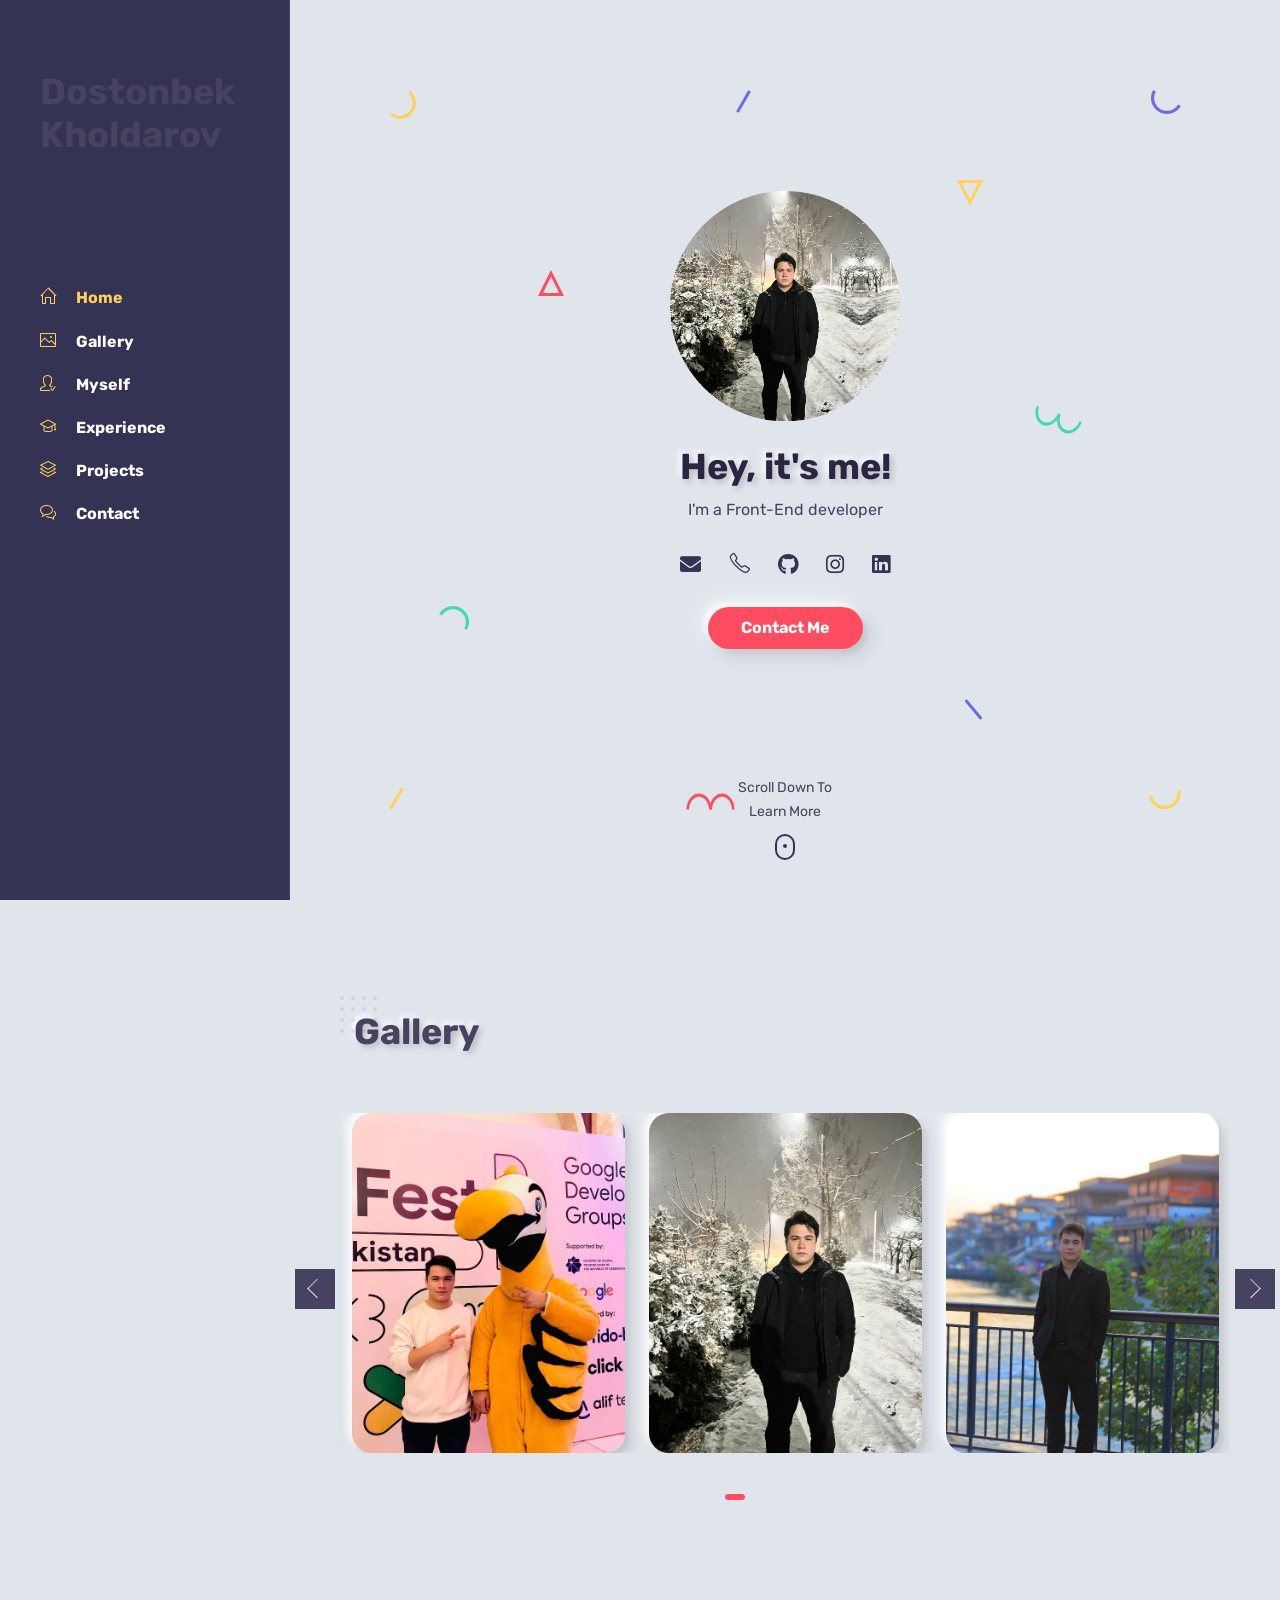
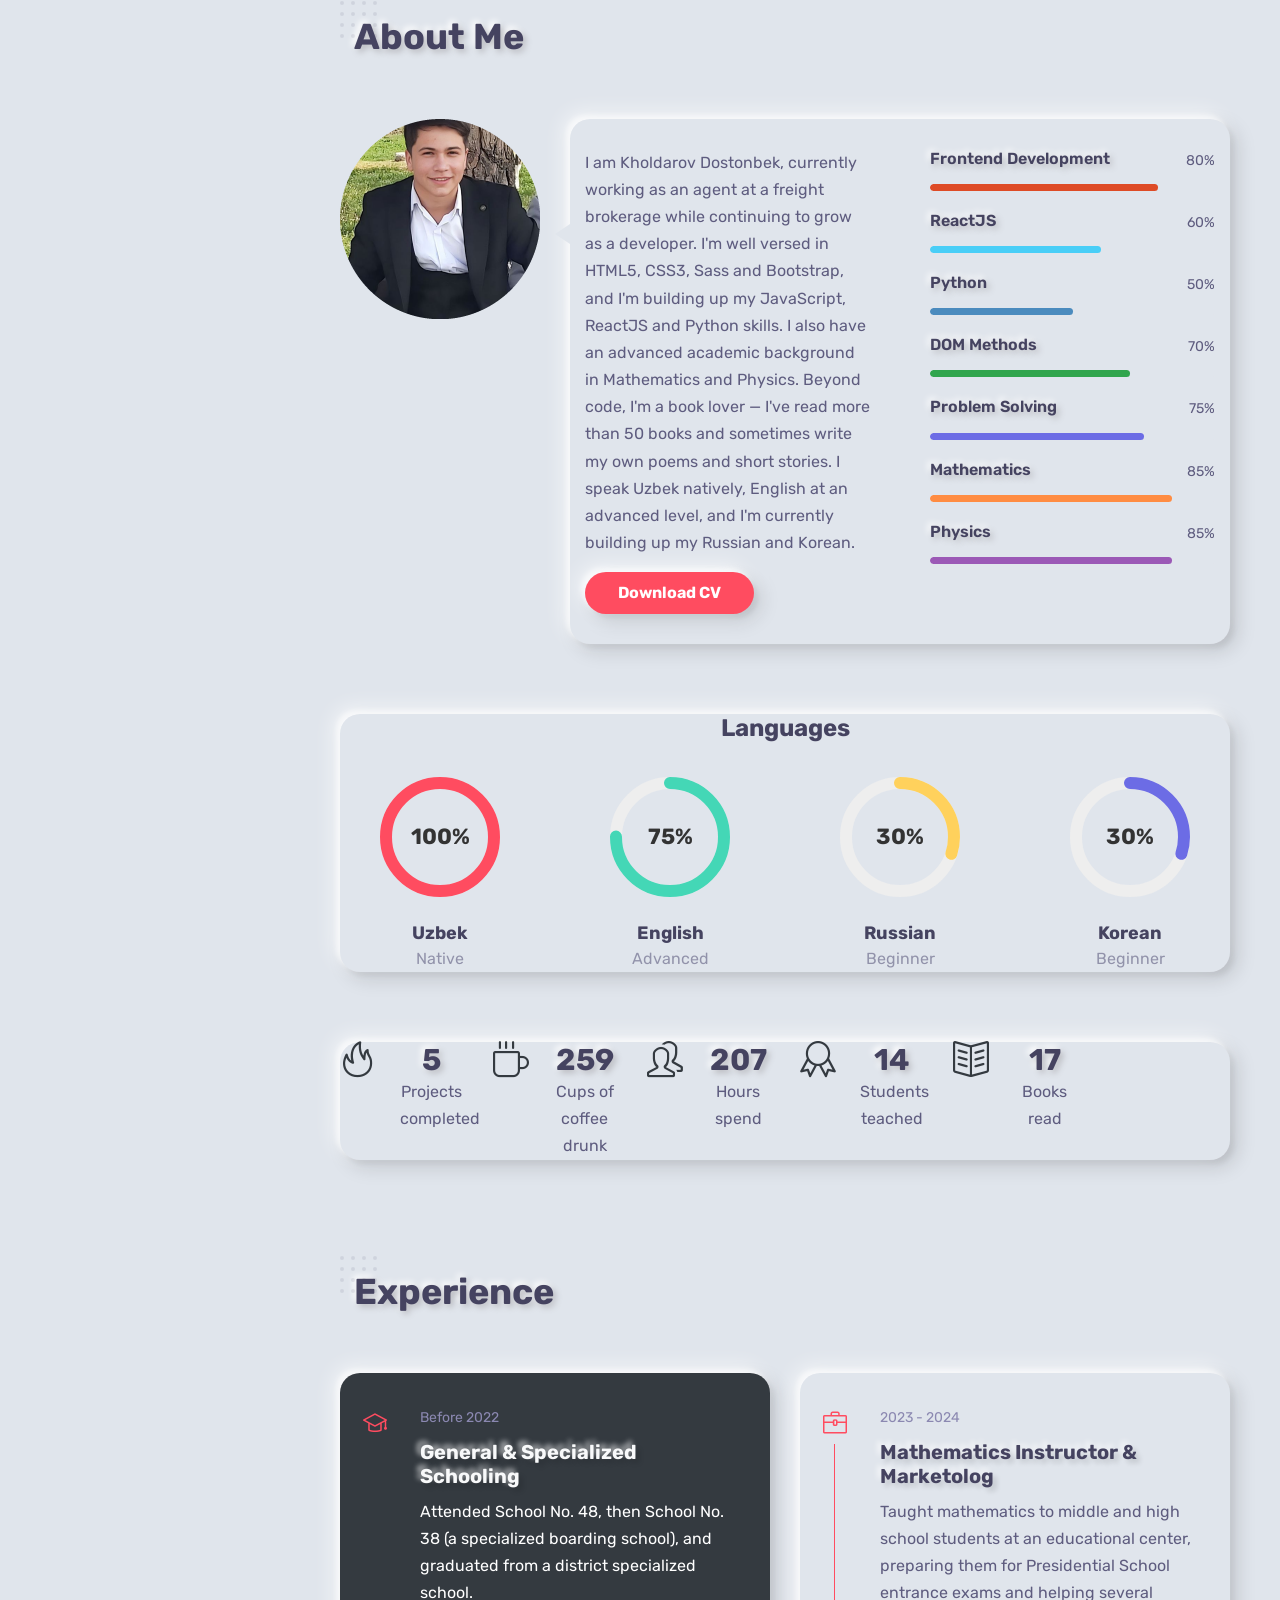
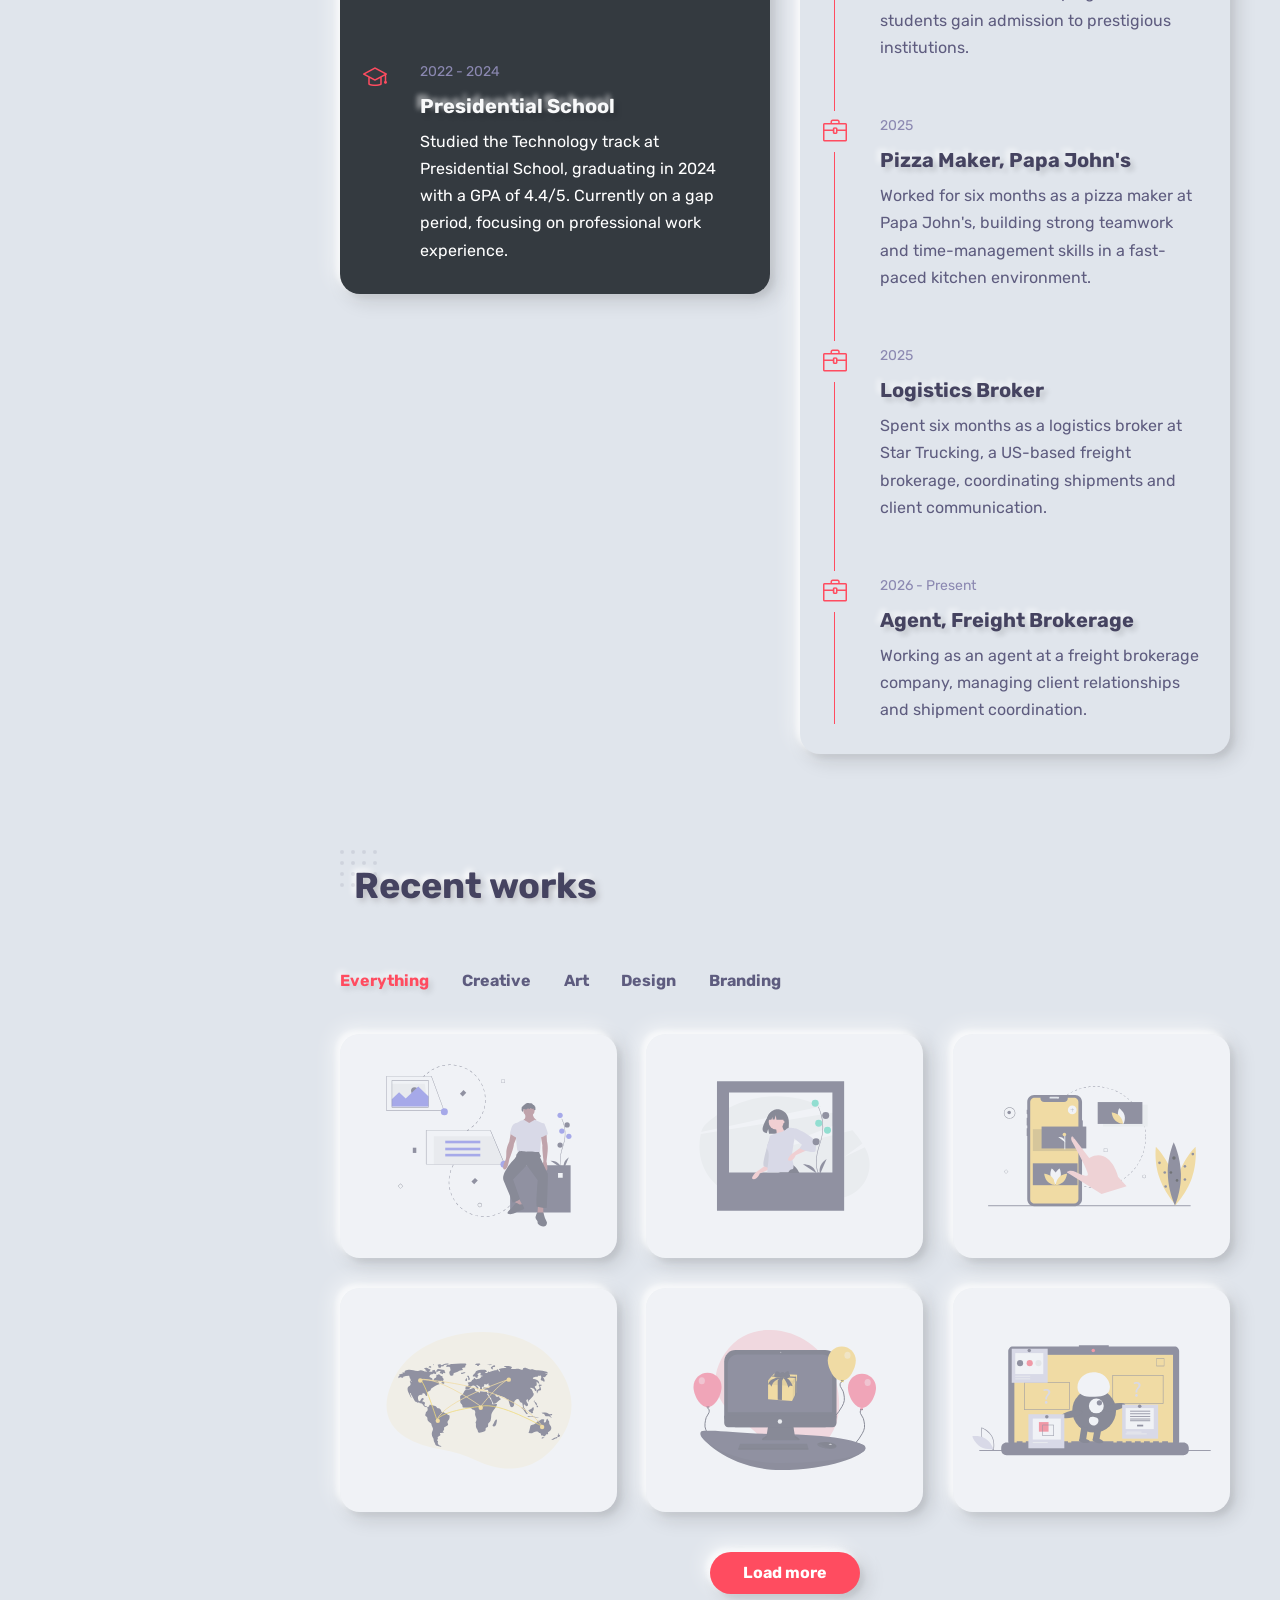
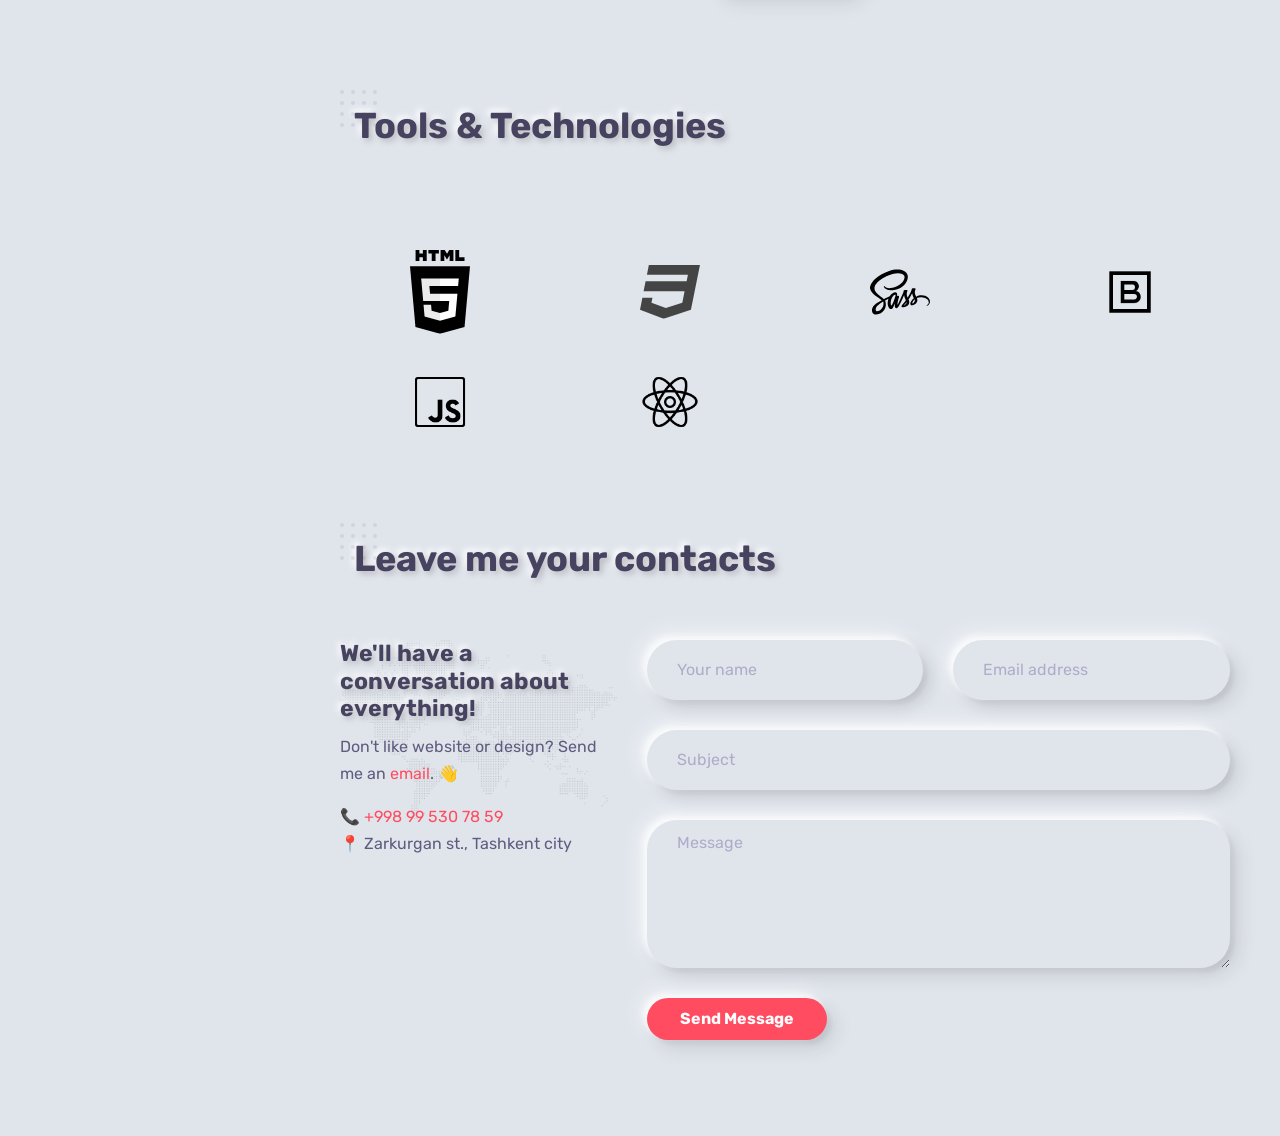
<file: portfolio/demo/index-light.html>
<!DOCTYPE html>
<html lang="en-US">
<head>
	<meta http-equiv="Content-Type" content="text/html; charset=UTF-8">
	<title>Dostonbek Kholdarov | Portfolio</title>
	<meta name="description" content="Dostonbek Kholdarov - Portfolio/CV/Resume">
	<meta name="viewport" content="width=device-width, initial-scale=1, maximum-scale=1">
	<link rel="shortcut icon" type="image/x-icon" href="images/favicon.png">
	<link rel="shortcut icon" href="../avatar-370-456322-512.png" type="image/x-icon">

	<!-- STYLESHEETS -->
	<link rel="stylesheet" href="css/bootstrap.min.css" type="text/css" media="all">
	<link rel="stylesheet" href="css/all.min.css" type="text/css" media="all">
	<link rel="stylesheet" href="css/simple-line-icons.css" type="text/css" media="all">
	<link rel="stylesheet" href="css/slick.css" type="text/css" media="all">
	<link rel="stylesheet" href="css/animate.css" type="text/css" media="all">
	<link rel="stylesheet" href="css/magnific-popup.css" type="text/css" media="all">
	<link rel="stylesheet" href="css/style.css" type="text/css" media="all">

	

</head>

<body>

<!-- Preloader -->
<div id="preloader" class="dark">
	<div class="outer">
		<!-- Google Chrome -->
		<div class="infinityChrome">
			<div></div>
			<div></div>
			<div></div>
		</div>

		<!-- Safari and others -->
		<div class="infinity">
			<div>
				<span></span>
			</div>
			<div>
				<span></span>
			</div>
			<div>
				<span></span>
			</div>
		</div>
		<!-- Stuff -->
		<svg xmlns="http://www.w3.org/2000/svg" version="1.1" class="goo-outer">
			<defs>
				<filter id="goo">
					<feGaussianBlur in="SourceGraphic" stdDeviation="6" result="blur" />
					<feColorMatrix in="blur" values="1 0 1 0 0  0 1 0 0 0  0 0 1 0 0  0 0 0 18 -7" result="goo" />
					<feBlend in="SourceGraphic" in2="goo" />
				</filter>
			</defs>
		</svg>
	</div>
</div>

<!-- mobile header -->
<header class="mobile-header-1 dark">
	<div class="container">
		<!-- menu icon -->
		<div class="menu-icon d-inline-flex mr-4">
			<button>
				<span></span>
			</button>
		</div>
		<!-- logo image -->
		<div class="site-logo">
			<a href="index-light.html">
				
			</a>
		</div>
	</div>
</header>

<!-- desktop header -->
<header class="desktop-header-1 dark d-flex align-items-start flex-column">
	
	<!-- logo image -->
	<div class="site-logo">
		<a href="index-light.html">
			<h1>Dostonbek Kholdarov</h1>
		</a>
	</div>
	
	<!-- main menu -->
	<nav>
		<ul class="vertical-menu scrollspy">
			<li class="active"><a href="#home"><i class="icon-home"></i>Home</a></li>
			<li><a href="#gallery"><i class="icon-picture"></i>Gallery</a></li>
			<li><a href="#about"><i class="icon-user-following"></i>Myself</a></li>
			<li><a href="#experience"><i class="icon-graduation"></i>Experience</a></li>
			<li><a href="#works"><i class="icon-layers"></i>Projects</a></li>
			<li><a href="#contact"><i class="icon-bubbles"></i>Contact</a></li>
		</ul>
	</nav>
	
	<!-- site footer -->
	

</header>

<!-- main layout -->
<main class="content">
	
	<!-- section home -->
	<section id="home" class="home d-flex light align-items-center">
		<div class="container">

			<!-- intro -->
			<div class="intro">
				<!-- avatar image -->
				<img src="../circle-cropped.png" alt="Dostonbek Kholdarov" class="mb-4 person" />

				<!-- info -->
				<h1 class="mb-2 mt-0">Hey, it's me!</h1>
				<span>I'm a <span class="text-rotating">Front-End developer, Agent, Logistics broker, Book Lover</span></span>

				<!-- social icons -->
				<ul class="social-icons border-dark list-inline mb-0 mt-4">
					<li class="list-inline-item"><a href="https://mail.google.com/mail/?view=cm&fs=1&to=dostonbekkholdarov@gmail.com" target="_blank" rel="noopener"><i class="fas fa-envelope"></i></a></li>
					<li class="list-inline-item"><a href="tel:+998995307859"><i class="icon-phone"></i></a></li>
					<li class="list-inline-item"><a href="https://github.com/kholdarovDostonbek"><i class="fab fa-github"></i></a></li>
					<li class="list-inline-item"><a href="https://instagram.com/kholdarov.pg" target="_blank" rel="noopener"><i class="fab fa-instagram"></i></a></li>
					<li class="list-inline-item"><a href="https://linkedin.com/in/dostonbek-kholdarov"><i class="fab fa-linkedin"></i></a></li>
				</ul>

				<!-- buttons -->
				<div class="mt-4">
					<a href="#contact" class="btn btn-default">Contact Me</a>
				</div>
			</div>
			
			<!-- scroll down mouse wheel -->
			<div class="scroll-down light">
				<a href="#about" class="mouse-wrapper">
					<span>Scroll Down To Learn More</span>
					<span class="mouse">
						<span class="wheel"></span>
					</span>
				</a>
			</div>

			<!-- parallax layers -->
			<div class="parallax" data-relative-input="true">

				<svg width="27" height="29" data-depth="0.3" class="layer p1" xmlns="http://www.w3.org/2000/svg"><path d="M21.15625.60099c4.37954 3.67487 6.46544 9.40612 5.47254 15.03526-.9929 5.62915-4.91339 10.30141-10.2846 12.25672-5.37122 1.9553-11.3776.89631-15.75715-2.77856l2.05692-2.45134c3.50315 2.93948 8.3087 3.78663 12.60572 2.22284 4.297-1.5638 7.43381-5.30209 8.22768-9.80537.79387-4.50328-.8749-9.08872-4.37803-12.02821L21.15625.60099z" fill="#FFD15C" fill-rule="evenodd"/></svg>

				<svg width="26" height="26" data-depth="0.2" class="layer p2" xmlns="http://www.w3.org/2000/svg"><path d="M13 3.3541L2.42705 24.5h21.1459L13 3.3541z" stroke="#FF4C60" stroke-width="3" fill="none" fill-rule="evenodd"/></svg>

				<svg width="30" height="25" data-depth="0.3" class="layer p3" xmlns="http://www.w3.org/2000/svg"><path d="M.1436 8.9282C3.00213 3.97706 8.2841.92763 14.00013.92796c5.71605.00032 10.9981 3.04992 13.85641 8 2.8583 4.95007 2.8584 11.0491-.00014 16.00024l-2.77128-1.6c2.28651-3.96036 2.28631-8.84002.00011-12.8002-2.2862-3.96017-6.5124-6.40017-11.08513-6.4-4.57271.00018-8.79872 2.43984-11.08524 6.4002l-2.77128-1.6z" fill="#44D7B6" fill-rule="evenodd"/></svg>

				<svg width="15" height="23" data-depth="0.6" class="layer p4" xmlns="http://www.w3.org/2000/svg"><rect transform="rotate(30 9.86603 10.13397)" x="7" width="3" height="25" rx="1.5" fill="#FFD15C" fill-rule="evenodd"/></svg>

				<svg width="15" height="23" data-depth="0.2" class="layer p5" xmlns="http://www.w3.org/2000/svg"><rect transform="rotate(30 9.86603 10.13397)" x="7" width="3" height="25" rx="1.5" fill="#6C6CE5" fill-rule="evenodd"/></svg>

				<svg width="49" height="17" data-depth="0.5" class="layer p6" xmlns="http://www.w3.org/2000/svg"><g fill="#FF4C60" fill-rule="evenodd"><path d="M.5 16.5c0-5.71709 2.3825-10.99895 6.25-13.8567 3.8675-2.85774 8.6325-2.85774 12.5 0C23.1175 5.50106 25.5 10.78292 25.5 16.5H23c0-4.57303-1.90625-8.79884-5-11.08535-3.09375-2.28652-6.90625-2.28652-10 0C4.90625 7.70116 3 11.92697 3 16.5H.5z"/><path d="M23.5 16.5c0-5.71709 2.3825-10.99895 6.25-13.8567 3.8675-2.85774 8.6325-2.85774 12.5 0C46.1175 5.50106 48.5 10.78292 48.5 16.5H46c0-4.57303-1.90625-8.79884-5-11.08535-3.09375-2.28652-6.90625-2.28652-10 0-3.09375 2.28651-5 6.51232-5 11.08535h-2.5z"/></g></svg>

				<svg width="26" height="26" data-depth="0.4" class="layer p7" xmlns="http://www.w3.org/2000/svg"><path d="M13 22.6459L2.42705 1.5h21.1459L13 22.6459z" stroke="#FFD15C" stroke-width="3" fill="none" fill-rule="evenodd"/></svg>

				<svg width="19" height="21" data-depth="0.3" class="layer p8" xmlns="http://www.w3.org/2000/svg"><rect transform="rotate(-40 6.25252 10.12626)" x="7" width="3" height="25" rx="1.5" fill="#6C6CE5" fill-rule="evenodd"/></svg>

				<svg width="30" height="25" data-depth="0.3" data-depth-y="-1.30" class="layer p9" xmlns="http://www.w3.org/2000/svg"><path d="M29.8564 16.0718c-2.85854 4.95114-8.1405 8.00057-13.85654 8.00024-5.71605-.00032-10.9981-3.04992-13.85641-8-2.8583-4.95007-2.8584-11.0491.00014-16.00024l2.77128 1.6c-2.28651 3.96036-2.28631 8.84002-.00011 12.8002 2.2862 3.96017 6.5124 6.40017 11.08513 6.4 4.57271-.00018 8.79872-2.43984 11.08524-6.4002l2.77128 1.6z" fill="#6C6CE5" fill-rule="evenodd"/></svg>

				<svg width="47" height="29" data-depth="0.2" class="layer p10" xmlns="http://www.w3.org/2000/svg"><g fill="#44D7B6" fill-rule="evenodd"><path d="M46.78878 17.19094c-1.95535 5.3723-6.00068 9.52077-10.61234 10.8834-4.61167 1.36265-9.0893-.26708-11.74616-4.27524-2.65686-4.00817-3.08917-9.78636-1.13381-15.15866l2.34923.85505c-1.56407 4.29724-1.2181 8.92018.90705 12.12693 2.12514 3.20674 5.70772 4.5107 9.39692 3.4202 3.68921-1.0905 6.92581-4.40949 8.48988-8.70673l2.34923.85505z"/><path d="M25.17585 9.32448c-1.95535 5.3723-6.00068 9.52077-10.61234 10.8834-4.61167 1.36264-9.0893-.26708-11.74616-4.27525C.16049 11.92447-.27182 6.14628 1.68354.77398l2.34923.85505c-1.56407 4.29724-1.2181 8.92018.90705 12.12692 2.12514 3.20675 5.70772 4.5107 9.39692 3.4202 3.68921-1.0905 6.92581-4.40948 8.48988-8.70672l2.34923.85505z"/></g></svg>

				<svg width="33" height="20" data-depth="0.5" class="layer p11" xmlns="http://www.w3.org/2000/svg"><path d="M32.36774.34317c.99276 5.63023-1.09332 11.3614-5.47227 15.03536-4.37895 3.67396-10.3855 4.73307-15.75693 2.77837C5.76711 16.2022 1.84665 11.53014.8539 5.8999l3.15139-.55567c.7941 4.50356 3.93083 8.24147 8.22772 9.8056 4.29688 1.56413 9.10275.71673 12.60554-2.2227C28.34133 9.98771 30.01045 5.4024 29.21635.89884l3.15139-.55567z" fill="#FFD15C" fill-rule="evenodd"/></svg>

			</div>
		</div>
		
	</section>

	<!-- section gallery -->
	<section id="gallery" class="padding-tb-100">

		<div class="container">

			<!-- section title -->
			<h2 class="section-title wow fadeInUp">Gallery</h2>

			<div class="spacer" data-height="60"></div>

			<div class="photo-carousel">
				<div class="gallery-slide">
					<div class="rounded shadow-dark gallery-card">
						<img src="images/gallery/gallery-1.jpg" alt="Dostonbek Kholdarov at Google DevFest Uzbekistan" />
					</div>
				</div>
				<div class="gallery-slide">
					<div class="rounded shadow-dark gallery-card">
						<img src="images/gallery/gallery-2.jpg" alt="Dostonbek Kholdarov, winter" />
					</div>
				</div>
				<div class="gallery-slide">
					<div class="rounded shadow-dark gallery-card">
						<img src="images/gallery/gallery-3.jpg" alt="Dostonbek Kholdarov, riverside" />
					</div>
				</div>
				<div class="gallery-slide">
					<div class="rounded shadow-dark gallery-card">
						<img src="images/gallery/gallery-4.jpg" alt="Dostonbek Kholdarov, metro" />
					</div>
				</div>
				<div class="gallery-slide">
					<div class="rounded shadow-dark gallery-card">
						<img src="images/gallery/gallery-5.jpg" alt="Dostonbek Kholdarov, autumn" />
					</div>
				</div>
				<div class="gallery-slide">
					<div class="rounded shadow-dark gallery-card">
						<img src="images/gallery/gallery-6.jpg" alt="Dostonbek Kholdarov, portrait" />
					</div>
				</div>
			</div>

		</div>

	</section>

	<!-- section about -->
	<section id="about">

		<div class="container">
			
			<!-- section title -->
			<h2 class="section-title wow fadeInUp">About Me</h2>

			<div class="spacer" data-height="60"></div>
			
			<div class="row">

				<div class="col-md-3">
					<div class="text-center text-md-left">
						<!-- avatar image -->
						<img src="../myself-contact.png" alt="Dostonbek Kholdarov" />
					</div>
					<div class="spacer d-md-none d-lg-none" data-height="30"></div>
				</div>

				<div class="col-md-9 triangle-left-md triangle-top-sm">
					<div class="rounded bg-white shadow-dark padding-40">
						<div class="row">
							<div class="col-md-6 padding-30">
								<!-- about text -->
								<p>I am Kholdarov Dostonbek, currently working as an agent at a freight brokerage while continuing to grow as a developer. I'm well versed in HTML5, CSS3, Sass and Bootstrap, and I'm building up my JavaScript, ReactJS and Python skills. I also have an advanced academic background in Mathematics and Physics. Beyond code, I'm a book lover — I've read more than 50 books and sometimes write my own poems and short stories. I speak Uzbek natively, English at an advanced level, and I'm currently building up my Russian and Korean.</p>
								<div class="mt-3">
									<a href="../Kholdarov-Dostonbek-CV.pdf" class="btn btn-default " target="_blank">Download CV</a>
								</div>
								<div class="spacer d-md-none d-lg-none" data-height="30"></div>
							</div>
							<div class="col-md-6 padding-30">
								<!-- skill item -->
								<div class="skill-item">
									<div class="skill-info clearfix">
										<h4 class="float-left mb-3 mt-0">Frontend Development</h4>
										<span class="float-right">80%</span>
									</div>
									<div class="progress">
										<div class="progress-bar data-background" role="progressbar" aria-valuemin="0" aria-valuemax="100" aria-valuenow="80" data-color="#DE4B26">
										</div>
									</div>
									<div class="spacer" data-height="20"></div>
								</div>

								<!-- skill item -->
								<div class="skill-item">
									<div class="skill-info clearfix">
										<h4 class="float-left mb-3 mt-0">ReactJS</h4>
										<span class="float-right">60%</span>
									</div>
									<div class="progress">
										<div class="progress-bar data-background" role="progressbar" aria-valuemin="0" aria-valuemax="100" aria-valuenow="60" data-color="#49CEF7">
										</div>
									</div>
									<div class="spacer" data-height="20"></div>
								</div>
								<div class="skill-item">
									<div class="skill-info clearfix">
										<h4 class="float-left mb-3 mt-0">Python</h4>
										<span class="float-right">50%</span>
									</div>
									<div class="progress">
										<div class="progress-bar data-background" role="progressbar" aria-valuemin="0" aria-valuemax="100" aria-valuenow="50" data-color="#4B8BBE">
										</div>
									</div>
									<div class="spacer" data-height="20"></div>
								</div>

								<!-- skill item -->
								<div class="skill-item">
									<div class="skill-info clearfix">
										<h4 class="float-left mb-3 mt-0">DOM Methods</h4>
										<span class="float-right">70%</span>
									</div>
									<div class="progress">
										<div class="progress-bar data-background" role="progressbar" aria-valuemin="0" aria-valuemax="100" aria-valuenow="70" data-color="#31A54D">
										</div>
									</div>
									<div class="spacer" data-height="20"></div>
								</div>

								<!-- skill item -->
								<div class="skill-item">
									<div class="skill-info clearfix">
										<h4 class="float-left mb-3 mt-0">Problem Solving</h4>
										<span class="float-right">75%</span>
									</div>
									<div class="progress">
										<div class="progress-bar data-background" role="progressbar" aria-valuemin="0" aria-valuemax="100" aria-valuenow="75" data-color="#6C6CE5">
										</div>
									</div>
									<div class="spacer" data-height="20"></div>
								</div>

								<!-- skill item -->
								<div class="skill-item">
									<div class="skill-info clearfix">
										<h4 class="float-left mb-3 mt-0">Mathematics</h4>
										<span class="float-right">85%</span>
									</div>
									<div class="progress">
										<div class="progress-bar data-background" role="progressbar" aria-valuemin="0" aria-valuemax="100" aria-valuenow="85" data-color="#FF8C42">
										</div>
									</div>
									<div class="spacer" data-height="20"></div>
								</div>
								<div class="skill-item">
									<div class="skill-info clearfix">
										<h4 class="float-left mb-3 mt-0">Physics</h4>
										<span class="float-right">85%</span>
									</div>
									<div class="progress">
										<div class="progress-bar data-background" role="progressbar" aria-valuemin="0" aria-valuemax="100" aria-valuenow="85" data-color="#9B59B6">
										</div>
									</div>
								</div>
						</div>
					</div>
				</div>
				</div>


		</div>
		<!-- row end -->

		<div class="spacer" data-height="70"></div>

		<!-- languages chart -->
		<div class="row">
			<div class="col-12">
				<div class="rounded bg-white shadow-dark padding-40 language-card">
					<h3 class="mb-4 mt-0 text-center">Languages</h3>
					<div class="row">
						<div class="col-md-3 col-6 text-center">
							<div class="lang-ring">
								<svg viewBox="0 0 140 140" width="140" height="140" xmlns="http://www.w3.org/2000/svg">
									<circle class="lang-track" cx="70" cy="70" r="54" fill="none" stroke-width="12" />
									<circle class="lang-fill" cx="70" cy="70" r="54" fill="none" stroke="#FF4C60" stroke-width="12"
										stroke-dasharray="339.292" stroke-dashoffset="339.292" data-offset="0.0"
										transform="rotate(-90 70 70)" stroke-linecap="round" />
								</svg>
								<div class="lang-pct">100%</div>
							</div>
							<h4 class="mt-3 mb-0">Uzbek</h4>
							<p class="mb-0" style="opacity:0.6;">Native</p>
						</div>

						<div class="col-md-3 col-6 text-center">
							<div class="lang-ring">
								<svg viewBox="0 0 140 140" width="140" height="140" xmlns="http://www.w3.org/2000/svg">
									<circle class="lang-track" cx="70" cy="70" r="54" fill="none" stroke-width="12" />
									<circle class="lang-fill" cx="70" cy="70" r="54" fill="none" stroke="#44D7B6" stroke-width="12"
										stroke-dasharray="339.292" stroke-dashoffset="339.292" data-offset="84.82"
										transform="rotate(-90 70 70)" stroke-linecap="round" />
								</svg>
								<div class="lang-pct">75%</div>
							</div>
							<h4 class="mt-3 mb-0">English</h4>
							<p class="mb-0" style="opacity:0.6;">Advanced</p>
						</div>

						<div class="col-md-3 col-6 text-center">
							<div class="lang-ring">
								<svg viewBox="0 0 140 140" width="140" height="140" xmlns="http://www.w3.org/2000/svg">
									<circle class="lang-track" cx="70" cy="70" r="54" fill="none" stroke-width="12" />
									<circle class="lang-fill" cx="70" cy="70" r="54" fill="none" stroke="#FFD15C" stroke-width="12"
										stroke-dasharray="339.292" stroke-dashoffset="339.292" data-offset="237.5"
										transform="rotate(-90 70 70)" stroke-linecap="round" />
								</svg>
								<div class="lang-pct">30%</div>
							</div>
							<h4 class="mt-3 mb-0">Russian</h4>
							<p class="mb-0" style="opacity:0.6;">Beginner</p>
						</div>

						<div class="col-md-3 col-6 text-center">
							<div class="lang-ring">
								<svg viewBox="0 0 140 140" width="140" height="140" xmlns="http://www.w3.org/2000/svg">
									<circle class="lang-track" cx="70" cy="70" r="54" fill="none" stroke-width="12" />
									<circle class="lang-fill" cx="70" cy="70" r="54" fill="none" stroke="#6C6CE5" stroke-width="12"
										stroke-dasharray="339.292" stroke-dashoffset="339.292" data-offset="237.5"
										transform="rotate(-90 70 70)" stroke-linecap="round" />
								</svg>
								<div class="lang-pct">30%</div>
							</div>
							<h4 class="mt-3 mb-0">Korean</h4>
							<p class="mb-0" style="opacity:0.6;">Beginner</p>
						</div>

					</div>
				</div>
			</div>
		</div>


		<div class="spacer" data-height="70"></div>

		<!-- facts -->
		<div class="row">
			<div class="col-12">
				<div class="rounded bg-white shadow-dark padding-40">
					<div class="row text-center">

						<div class="col-lg-2 col-md-4 col-6">
							<!-- fact item -->
							<div class="fact-item">
								<span class="icon icon-fire text-dark"></span>
								<div class="details">
									<h3 class="mb-0 mt-0 number"><em class="count">15</em></h3>
									<p class="mb-0">Projects completed</p>
								</div>
							</div>
							<div class="spacer d-lg-none" data-height="30"></div>
						</div>

						<div class="col-lg-2 col-md-4 col-6">
							<!-- fact item -->
							<div class="fact-item">
								<span class="icon icon-cup text-dark"></span>
								<div class="details">
									<h3 class="mb-0 mt-0 number"><em class="count">750</em></h3>
									<p class="mb-0">Cups of coffee drunk</p>
								</div>
							</div>
							<div class="spacer d-lg-none" data-height="30"></div>
						</div>

						<div class="col-lg-2 col-md-4 col-6">
							<!-- fact item -->
							<div class="fact-item">
								<span class="icon icon-people text-dark"></span>
								<div class="details">
									<h3 class="mb-0 mt-0 number"><em class="count">600</em></h3>
									<p class="mb-0">Hours spend</p>
								</div>
							</div>
							<div class="spacer d-lg-none" data-height="30"></div>
						</div>

						<div class="col-lg-2 col-md-4 col-6">
							<!-- fact item -->
							<div class="fact-item">
								<span class="icon icon-badge text-dark"></span>
								<div class="details">
									<h3 class="mb-0 mt-0 number"><em class="count">40</em></h3>
									<p class="mb-0">Students teached</p>
								</div>
							</div>
							<div class="spacer d-lg-none" data-height="30"></div>
						</div>

						<div class="col-lg-2 col-md-4 col-6">
							<!-- fact item -->
							<div class="fact-item">
								<span class="icon icon-book-open text-dark"></span>
								<div class="details">
									<h3 class="mb-0 mt-0 number"><em class="count">50</em></h3>
									<p class="mb-0">Books read</p>
								</div>
							</div>
						</div>

					</div>
				</div>
			</div>
		</div>

	</div>
	
</section>

	
	<!-- section experience -->
	<section id="experience">

		<div class="container">
			
			<!-- section title -->
			<h2 class="section-title wow fadeInUp">Experience</h2>

			<div class="spacer" data-height="60"></div>
			
			<div class="row">

				<div class="col-md-6">
					
					<!-- timeline wrapper -->
					<div class="timeline edu bg-dark text-white rounded shadow-dark padding-30 overflow-hidden">

						<!-- timeline item -->
						<div class="timeline-container text-white wow fadeInUp">
							<div class="content">
								<span class="time">Before 2022</span>
								<h3 class="title text-light">General & Specialized Schooling</h3>
								<p>Attended School No. 48, then School No. 38 (a specialized boarding school), and graduated from a district specialized school.</p>
							</div>
						</div>

						<!-- timeline item -->
						<div class="timeline-container text-white wow fadeInUp">
							<div class="content">
								<span class="time">2022 - 2024</span>
								<h3 class="title text-light">Presidential School</h3>
								<p>Studied the Technology track at Presidential School, graduating in 2024 with a GPA of 4.4/5. Currently on a gap period, focusing on professional work experience.</p>
							</div>
						</div>

						<!-- main line -->

					</div>

				</div>

				<div class="col-md-6">
					
					<!-- responsive spacer -->
					<div class="spacer d-md-none d-lg-none" data-height="30"></div>

					<!-- timeline wrapper -->
					<div class="timeline exp bg-white rounded shadow-dark padding-30 overflow-hidden">

						<!-- timeline item -->
						<div class="timeline-container wow fadeInUp">
							<div class="content">
								<span class="time">2023 - 2024</span>
								<h3 class="title">Mathematics Instructor & Marketolog</h3>
								<p>Taught mathematics to middle and high school students at an educational center, preparing them for Presidential School entrance exams and helping several students gain admission to prestigious institutions.</p>
							</div>
						</div>

						<!-- timeline item -->
						<div class="timeline-container wow fadeInUp" data-wow-delay="0.2s">
							<div class="content">
								<span class="time">2025</span>
								<h3 class="title">Pizza Maker, Papa John's</h3>
								<p>Worked for six months as a pizza maker at Papa John's, building strong teamwork and time-management skills in a fast-paced kitchen environment.</p>
							</div>
						</div>

						<!-- timeline item -->
						<div class="timeline-container wow fadeInUp" data-wow-delay="0.4s">
							<div class="content">
								<span class="time">2025</span>
								<h3 class="title">Logistics Broker</h3>
								<p>Spent six months as a logistics broker at Star Trucking, a US-based freight brokerage, coordinating shipments and client communication.</p>
							</div>
						</div>

						<!-- timeline item -->
						<div class="timeline-container wow fadeInUp" data-wow-delay="0.6s">
							<div class="content">
								<span class="time">2026 - Present</span>
								<h3 class="title">Agent, Freight Brokerage</h3>
								<p>Working as an agent at a freight brokerage company, managing client relationships and shipment coordination.</p>
							</div>
						</div>

						<!-- main line -->
						<span class="line"></span>

					</div>

				</div>

			</div>

		</div>
		
	</section>
	
	<!-- section works -->
	<section id="works">

		<div class="container">
			
			<!-- section title -->
			<h2 class="section-title wow fadeInUp">Recent works</h2>

			<div class="spacer" data-height="60"></div>

			<!-- portfolio filter (desktop) -->
			<ul class="portfolio-filter list-inline wow fadeInUp">
				<li class="current list-inline-item" data-filter="*">Everything</li>
				<li class="list-inline-item" data-filter=".creative">Creative</li>
				<li class="list-inline-item" data-filter=".art">Art</li>
				<li class="list-inline-item" data-filter=".design">Design</li>
				<li class="list-inline-item" data-filter=".branding">Branding</li>
			</ul>
			
			<!-- portfolio filter (mobile) -->
			<div class="pf-filter-wrapper">
				<select class="portfolio-filter-mobile">
					<option value="*">Everything</option>
					<option value=".creative">Creative</option>
					<option value=".art">Coding</option>
					<option value=".design">Design</option>
					<option value=".branding">Branding</option>
				</select>
			</div>
			
			<!-- portolio wrapper -->
			<div class="row portfolio-wrapper">
				
				<!-- portfolio item -->
				<div class="col-md-4 col-sm-6 grid-item art">
					<a href="images/works/1.svg" class="work-image">
						<div class="portfolio-item rounded shadow-dark">
							<div class="details">
								<span class="term">Coding</span>
								<h4 class="title">Project App for reading codes</h4>
								<span class="more-button"><i class="icon-magnifier-add"></i></span>
							</div>
							<div class="thumb">
								<img src="images/works/1.svg" alt="Portfolio-title" />
								<div class="mask"></div>
							</div>
						</div>
					</a>
				</div>

				<!-- portfolio item -->
				<div class="col-md-4 col-sm-6 grid-item creative design">
					<a href="#small-dialog" class="work-content">
						<div class="portfolio-item rounded shadow-dark">
							<div class="details">
								<span class="term">Creative</span>
								<h4 class="title">Todo List app with using JavaScript</h4>
								<span class="more-button"><i class="icon-options"></i></span>
							</div>
							<div class="thumb">
								<img src="images/works/2.svg" alt="Portfolio-title" />
								<div class="mask"></div>
							</div>
						</div>
					</a>
					<div id="small-dialog" class="white-popup zoom-anim-dialog mfp-hide">
						<img src="images/single-work.svg" alt="Title" />
						<h2>3D card animation</h2>
						<p>This is 3d card animation which you can use in your daily basis. It was made with HTML5 CSS3 and of course JavaScript</p>
						<p>It also has beautiful image and will be perfect project for you for revision or first project if you learning frontend development.</p>
						<a href="#" class="btn btn-default">View on Github</a>
					</div>
				</div>

				<!--3 portfolio item -->
				<div class="col-md-4 col-sm-6 grid-item creative design">
					<a href="#small-dialog" class="work-content">
						<div class="portfolio-item rounded shadow-dark">
							<div class="details">
								<span class="term">Creative</span>
								<h4 class="title">Todo List app using JavaScript</h4>
								<span class="more-button"><i class="icon-options"></i></span>
							</div>
							<div class="thumb">
								<img src="images/works/3.svg" alt="Portfolio-title" />
								<div class="mask"></div>
							</div>
						</div>
					</a>
					<div id="small-dialog" class="white-popup zoom-anim-dialog mfp-hide">
						<img src="images/works/4.svg" alt="Title" />
						<h2>Todo List app in Pure JavaScript</h2>
						<p>Lorem ipsum dolor sit amet, consectetur adipiscing elit. Etiam hendrerit nibh in massa semper rutrum. In rhoncus eleifend mi id tempus.</p>
						<p>Donec consectetur, libero at pretium euismod, nisl felis lobortis urna, id tristique nisl lectus eget ligula.</p>
						<a href="#" class="btn btn-default">View on Dribbble</a>
					</div>
				</div>

				<!-- portfolio item -->
				<div class="col-md-4 col-sm-6 grid-item creative">
					<a href="#" class="work-video">
						<div class="portfolio-item rounded shadow-dark">
							<div class="details">
								<span class="term">Creative</span>
								<h4 class="title">Covid-19 Tracker</h4>
								<span class="more-button"><i class="icon-music-tone-alt"></i></span>
							</div>
							<div class="thumb">
								<img src="images/works/4.svg" alt="Portfolio-title" />
								<div class="mask"></div>
							</div>
						</div>
					</a>
				</div>

				<!-- portfolio item -->
				<div class="col-md-4 col-sm-6 grid-item art branding">
					<a href="#gallery-1" class="gallery-link">
						<div class="portfolio-item rounded shadow-dark">
							<div class="details">
								<span class="term">Art, Branding</span>
								<h4 class="title">iMac Mockup Design</h4>
								<span class="more-button"><i class="icon-picture"></i></span>
							</div>
							<div class="thumb">
								<img src="images/works/5.svg" alt="Portfolio-title" />
								<div class="mask"></div>
							</div>
						</div>
					</a>
					<div id="gallery-1" class="gallery mfp-hide">
						<a href="images/works/5.svg"></a>
						<a href="images/works/4.svg"></a>
					</div>
				</div>

				<!-- portfolio item -->
				<div class="col-md-4 col-sm-6 grid-item creative design">
					<a href="#" target="_blank">
						<div class="portfolio-item rounded shadow-dark">
							<div class="details">
								<span class="term">Creative, Development</span>
								<h4 class="title">BlackJack App Concept</h4>
								<span class="more-button"><i class="icon-link"></i></span>
							</div>
							<div class="thumb">
								<img src="images/works/6.svg" alt="Portfolio-title" />
								<div class="mask"></div>
							</div>
						</div>
					</a>
				</div>

			</div>
			
			<!-- more button -->
			<div class="load-more text-center mt-4">
				<a href="javascript:" class="btn btn-default"><i class="fas fa-spinner"></i> Load more</a>
				<!-- numbered pagination (hidden for infinite scroll) -->
				<ul class="portfolio-pagination list-inline d-none">
					<li class="list-inline-item">1</li>
					<li class="list-inline-item"><a href="works-2.html">2</a></li>
				</ul>
			</div>

		</div>

	</section>
	
	<!-- section prices -->
	
	
	<!-- section tech stack -->
	<section id="testimonials">

		<div class="container">
			
			<!-- section title -->
			<h2 class="section-title wow fadeInUp">Tools & Technologies</h2>

			<div class="spacer" data-height="60"></div>

			<div class="row">
				<div class="col-md-3 col-6">
					<!-- client item -->
					<div class="client-item">
						<div class="inner">
							<img src="./images/html5-2.svg" alt="HTML5" />
						</div>
					</div>
				</div>
				<div class="col-md-3 col-6">
					<!-- client item -->
					<div class="client-item">
						<div class="inner">
							<img src="./images/css-3-1.svg" alt="CSS3" />
						</div>
					</div>
				</div>
				<div class="col-md-3 col-6">
					<!-- client item -->
					<div class="client-item">
						<div class="inner">
							<img src="./images/icons8-sass.svg" alt="Sass" />
						</div>
					</div>
				</div>
				<div class="col-md-3 col-6">
					<!-- client item -->
					<div class="client-item">
						<div class="inner">
							<img src="./images/icons8-bootstrap-96.png" alt="Bootstrap" />
						</div>
					</div>
				</div>
				<div class="col-md-3 col-6">
					<!-- client item -->
					<div class="client-item">
						<div class="inner">
							<img src="images/icons8-javascript-100.png" alt="JavaScript" />
						</div>
					</div>
				</div>
				<div class="col-md-3 col-6">
					<!-- client item -->
					<div class="client-item">
						<div class="inner">
							<img src="images/icons8-react-native-100.png" alt="ReactJS" />
						</div>
					</div>
				</div>
			</div>

		</div>

	</section>
	
	
	<!-- section contact -->
	<section id="contact">

		<div class="container">
			
			<!-- section title -->
			<h2 class="section-title wow fadeInUp">Leave me your contacts</h2>

			<div class="spacer" data-height="60"></div>
			
			<div class="row">
				
				<div class="col-md-4">
					<!-- contact info -->
					<div class="contact-info">
						<h3 class="wow fadeInUp">We'll have a conversation about everything!</h3>
						<p class="wow fadeInUp">Don't like website or design? Send me an <a href="https://mail.google.com/mail/?view=cm&fs=1&to=dostonbekkholdarov@gmail.com" target="_blank" rel="noopener">email</a>. 👋</p>
						<p class="wow fadeInUp mt-3 mb-0">📞 <a href="tel:+998995307859">+998 99 530 78 59</a></p>
						<p class="wow fadeInUp mb-0">📍 Zarkurgan st., Tashkent city</p>
					</div>
				</div>

				<div class="col-md-8">
					<!-- Contact Form -->
					<form id="contact-form" class="contact-form mt-6" method="post" action="https://api.web3forms.com/submit">

						<!-- Get your free access key at https://web3forms.com (use dostonbekkholdarov@gmail.com) and paste it below -->
						<input type="hidden" name="access_key" value="YOUR_WEB3FORMS_ACCESS_KEY_HERE">
						<input type="hidden" name="subject" value="New message from your portfolio site">
						<input type="checkbox" name="botcheck" style="display:none" tabindex="-1" autocomplete="off">

						<div class="messages"></div>
						
						<div class="row">
							<div class="column col-md-6">
								<!-- Name input -->
								<div class="form-group">
									<input type="text" class="form-control" name="name" id="InputName" placeholder="Your name" required="required" data-error="Name is required.">
									<div class="help-block with-errors"></div>
								</div>
							</div>
							
							<div class="column col-md-6">
								<!-- Email input -->
								<div class="form-group">
									<input type="email" class="form-control" id="InputEmail" name="email" placeholder="Email address" required="required" data-error="Email is required.">
									<div class="help-block with-errors"></div>
								</div>
							</div>

							<div class="column col-md-12">
								<!-- Email input -->
								<div class="form-group">
									<input type="text" class="form-control" id="InputSubject" name="message_subject" placeholder="Subject" required="required" data-error="Subject is required.">
									<div class="help-block with-errors"></div>
								</div>
							</div>
					
							<div class="column col-md-12">
								<!-- Message textarea -->
								<div class="form-group">
									<textarea name="message" id="InputMessage" class="form-control" rows="5" placeholder="Message" required="required" data-error="Message is required."></textarea>
									<div class="help-block with-errors"></div>
								</div>
							</div>
						</div>

						<button type="submit" name="submit" id="submit" value="Submit" class="btn btn-default">Send Message</button><!-- Send Button -->

					</form>
					<!-- Contact Form end -->
				</div>

			</div>

		</div>

	</section>

	<div class="spacer" data-height="96"></div>
	
</main>

<!-- Go to top button -->
<a href="javascript:" id="return-to-top"><i class="fas fa-arrow-up"></i></a>

<!-- SCRIPTS -->
<script src="js/jquery-1.12.3.min.js"></script>
<script src="js/jquery.easing.min.js"></script>
<script src="js/jquery.waypoints.min.js"></script>
<script src="js/jquery.counterup.min.js"></script>
<script src="js/popper.min.js"></script>
<script src="js/bootstrap.min.js"></script>
<script src="js/isotope.pkgd.min.js"></script>
<script src="js/infinite-scroll.min.js"></script>
<script src="js/imagesloaded.pkgd.min.js"></script>
<script src="js/slick.min.js"></script>
<script src="js/contact.js"></script>
<script src="js/validator.js"></script>
<script src="js/wow.min.js"></script>
<script src="js/morphext.min.js"></script>
<script src="js/parallax.min.js"></script>
<script src="js/jquery.magnific-popup.min.js"></script>
<script src="js/custom.js"></script>

</body>

</html>
</file>
<file: portfolio/demo/css/simple-line-icons.css>
@font-face {
  font-family: 'simple-line-icons';
  src: url('../fonts/Simple-Line-Iconsb26c.eot?v=2.4.0');
  src: url('../fonts/Simple-Line-Iconsb26c.eot?v=2.4.0#iefix') format('embedded-opentype'), url('../fonts/Simple-Line-Iconsb26c.html?v=2.4.0') format('woff2'), url('../fonts/Simple-Line-Iconsb26c.ttf?v=2.4.0') format('truetype'), url('../fonts/Simple-Line-Iconsb26c.woff?v=2.4.0') format('woff'), url('../fonts/Simple-Line-Iconsb26c.svg?v=2.4.0#simple-line-icons') format('svg');
  font-weight: normal;
  font-style: normal;
}
/*
 Use the following CSS code if you want to have a class per icon.
 Instead of a list of all class selectors, you can use the generic [class*="icon-"] selector, but it's slower:
*/
.icon-user,
.icon-people,
.icon-user-female,
.icon-user-follow,
.icon-user-following,
.icon-user-unfollow,
.icon-login,
.icon-logout,
.icon-emotsmile,
.icon-phone,
.icon-call-end,
.icon-call-in,
.icon-call-out,
.icon-map,
.icon-location-pin,
.icon-direction,
.icon-directions,
.icon-compass,
.icon-layers,
.icon-menu,
.icon-list,
.icon-options-vertical,
.icon-options,
.icon-arrow-down,
.icon-arrow-left,
.icon-arrow-right,
.icon-arrow-up,
.icon-arrow-up-circle,
.icon-arrow-left-circle,
.icon-arrow-right-circle,
.icon-arrow-down-circle,
.icon-check,
.icon-clock,
.icon-plus,
.icon-minus,
.icon-close,
.icon-event,
.icon-exclamation,
.icon-organization,
.icon-trophy,
.icon-screen-smartphone,
.icon-screen-desktop,
.icon-plane,
.icon-notebook,
.icon-mustache,
.icon-mouse,
.icon-magnet,
.icon-energy,
.icon-disc,
.icon-cursor,
.icon-cursor-move,
.icon-crop,
.icon-chemistry,
.icon-speedometer,
.icon-shield,
.icon-screen-tablet,
.icon-magic-wand,
.icon-hourglass,
.icon-graduation,
.icon-ghost,
.icon-game-controller,
.icon-fire,
.icon-eyeglass,
.icon-envelope-open,
.icon-envelope-letter,
.icon-bell,
.icon-badge,
.icon-anchor,
.icon-wallet,
.icon-vector,
.icon-speech,
.icon-puzzle,
.icon-printer,
.icon-present,
.icon-playlist,
.icon-pin,
.icon-picture,
.icon-handbag,
.icon-globe-alt,
.icon-globe,
.icon-folder-alt,
.icon-folder,
.icon-film,
.icon-feed,
.icon-drop,
.icon-drawer,
.icon-docs,
.icon-doc,
.icon-diamond,
.icon-cup,
.icon-calculator,
.icon-bubbles,
.icon-briefcase,
.icon-book-open,
.icon-basket-loaded,
.icon-basket,
.icon-bag,
.icon-action-undo,
.icon-action-redo,
.icon-wrench,
.icon-umbrella,
.icon-trash,
.icon-tag,
.icon-support,
.icon-frame,
.icon-size-fullscreen,
.icon-size-actual,
.icon-shuffle,
.icon-share-alt,
.icon-share,
.icon-rocket,
.icon-question,
.icon-pie-chart,
.icon-pencil,
.icon-note,
.icon-loop,
.icon-home,
.icon-grid,
.icon-graph,
.icon-microphone,
.icon-music-tone-alt,
.icon-music-tone,
.icon-earphones-alt,
.icon-earphones,
.icon-equalizer,
.icon-like,
.icon-dislike,
.icon-control-start,
.icon-control-rewind,
.icon-control-play,
.icon-control-pause,
.icon-control-forward,
.icon-control-end,
.icon-volume-1,
.icon-volume-2,
.icon-volume-off,
.icon-calendar,
.icon-bulb,
.icon-chart,
.icon-ban,
.icon-bubble,
.icon-camrecorder,
.icon-camera,
.icon-cloud-download,
.icon-cloud-upload,
.icon-envelope,
.icon-eye,
.icon-flag,
.icon-heart,
.icon-info,
.icon-key,
.icon-link,
.icon-lock,
.icon-lock-open,
.icon-magnifier,
.icon-magnifier-add,
.icon-magnifier-remove,
.icon-paper-clip,
.icon-paper-plane,
.icon-power,
.icon-refresh,
.icon-reload,
.icon-settings,
.icon-star,
.icon-symbol-female,
.icon-symbol-male,
.icon-target,
.icon-credit-card,
.icon-paypal,
.icon-social-tumblr,
.icon-social-twitter,
.icon-social-facebook,
.icon-social-instagram,
.icon-social-linkedin,
.icon-social-pinterest,
.icon-social-github,
.icon-social-google,
.icon-social-reddit,
.icon-social-skype,
.icon-social-dribbble,
.icon-social-behance,
.icon-social-foursqare,
.icon-social-soundcloud,
.icon-social-spotify,
.icon-social-stumbleupon,
.icon-social-youtube,
.icon-social-dropbox,
.icon-social-vkontakte,
.icon-social-steam {
  font-family: 'simple-line-icons';
  speak: none;
  font-style: normal;
  font-weight: normal;
  font-variant: normal;
  text-transform: none;
  line-height: 1;
  /* Better Font Rendering =========== */
  -webkit-font-smoothing: antialiased;
  -moz-osx-font-smoothing: grayscale;
}
.icon-user:before {
  content: "\e005";
}
.icon-people:before {
  content: "\e001";
}
.icon-user-female:before {
  content: "\e000";
}
.icon-user-follow:before {
  content: "\e002";
}
.icon-user-following:before {
  content: "\e003";
}
.icon-user-unfollow:before {
  content: "\e004";
}
.icon-login:before {
  content: "\e066";
}
.icon-logout:before {
  content: "\e065";
}
.icon-emotsmile:before {
  content: "\e021";
}
.icon-phone:before {
  content: "\e600";
}
.icon-call-end:before {
  content: "\e048";
}
.icon-call-in:before {
  content: "\e047";
}
.icon-call-out:before {
  content: "\e046";
}
.icon-map:before {
  content: "\e033";
}
.icon-location-pin:before {
  content: "\e096";
}
.icon-direction:before {
  content: "\e042";
}
.icon-directions:before {
  content: "\e041";
}
.icon-compass:before {
  content: "\e045";
}
.icon-layers:before {
  content: "\e034";
}
.icon-menu:before {
  content: "\e601";
}
.icon-list:before {
  content: "\e067";
}
.icon-options-vertical:before {
  content: "\e602";
}
.icon-options:before {
  content: "\e603";
}
.icon-arrow-down:before {
  content: "\e604";
}
.icon-arrow-left:before {
  content: "\e605";
}
.icon-arrow-right:before {
  content: "\e606";
}
.icon-arrow-up:before {
  content: "\e607";
}
.icon-arrow-up-circle:before {
  content: "\e078";
}
.icon-arrow-left-circle:before {
  content: "\e07a";
}
.icon-arrow-right-circle:before {
  content: "\e079";
}
.icon-arrow-down-circle:before {
  content: "\e07b";
}
.icon-check:before {
  content: "\e080";
}
.icon-clock:before {
  content: "\e081";
}
.icon-plus:before {
  content: "\e095";
}
.icon-minus:before {
  content: "\e615";
}
.icon-close:before {
  content: "\e082";
}
.icon-event:before {
  content: "\e619";
}
.icon-exclamation:before {
  content: "\e617";
}
.icon-organization:before {
  content: "\e616";
}
.icon-trophy:before {
  content: "\e006";
}
.icon-screen-smartphone:before {
  content: "\e010";
}
.icon-screen-desktop:before {
  content: "\e011";
}
.icon-plane:before {
  content: "\e012";
}
.icon-notebook:before {
  content: "\e013";
}
.icon-mustache:before {
  content: "\e014";
}
.icon-mouse:before {
  content: "\e015";
}
.icon-magnet:before {
  content: "\e016";
}
.icon-energy:before {
  content: "\e020";
}
.icon-disc:before {
  content: "\e022";
}
.icon-cursor:before {
  content: "\e06e";
}
.icon-cursor-move:before {
  content: "\e023";
}
.icon-crop:before {
  content: "\e024";
}
.icon-chemistry:before {
  content: "\e026";
}
.icon-speedometer:before {
  content: "\e007";
}
.icon-shield:before {
  content: "\e00e";
}
.icon-screen-tablet:before {
  content: "\e00f";
}
.icon-magic-wand:before {
  content: "\e017";
}
.icon-hourglass:before {
  content: "\e018";
}
.icon-graduation:before {
  content: "\e019";
}
.icon-ghost:before {
  content: "\e01a";
}
.icon-game-controller:before {
  content: "\e01b";
}
.icon-fire:before {
  content: "\e01c";
}
.icon-eyeglass:before {
  content: "\e01d";
}
.icon-envelope-open:before {
  content: "\e01e";
}
.icon-envelope-letter:before {
  content: "\e01f";
}
.icon-bell:before {
  content: "\e027";
}
.icon-badge:before {
  content: "\e028";
}
.icon-anchor:before {
  content: "\e029";
}
.icon-wallet:before {
  content: "\e02a";
}
.icon-vector:before {
  content: "\e02b";
}
.icon-speech:before {
  content: "\e02c";
}
.icon-puzzle:before {
  content: "\e02d";
}
.icon-printer:before {
  content: "\e02e";
}
.icon-present:before {
  content: "\e02f";
}
.icon-playlist:before {
  content: "\e030";
}
.icon-pin:before {
  content: "\e031";
}
.icon-picture:before {
  content: "\e032";
}
.icon-handbag:before {
  content: "\e035";
}
.icon-globe-alt:before {
  content: "\e036";
}
.icon-globe:before {
  content: "\e037";
}
.icon-folder-alt:before {
  content: "\e039";
}
.icon-folder:before {
  content: "\e089";
}
.icon-film:before {
  content: "\e03a";
}
.icon-feed:before {
  content: "\e03b";
}
.icon-drop:before {
  content: "\e03e";
}
.icon-drawer:before {
  content: "\e03f";
}
.icon-docs:before {
  content: "\e040";
}
.icon-doc:before {
  content: "\e085";
}
.icon-diamond:before {
  content: "\e043";
}
.icon-cup:before {
  content: "\e044";
}
.icon-calculator:before {
  content: "\e049";
}
.icon-bubbles:before {
  content: "\e04a";
}
.icon-briefcase:before {
  content: "\e04b";
}
.icon-book-open:before {
  content: "\e04c";
}
.icon-basket-loaded:before {
  content: "\e04d";
}
.icon-basket:before {
  content: "\e04e";
}
.icon-bag:before {
  content: "\e04f";
}
.icon-action-undo:before {
  content: "\e050";
}
.icon-action-redo:before {
  content: "\e051";
}
.icon-wrench:before {
  content: "\e052";
}
.icon-umbrella:before {
  content: "\e053";
}
.icon-trash:before {
  content: "\e054";
}
.icon-tag:before {
  content: "\e055";
}
.icon-support:before {
  content: "\e056";
}
.icon-frame:before {
  content: "\e038";
}
.icon-size-fullscreen:before {
  content: "\e057";
}
.icon-size-actual:before {
  content: "\e058";
}
.icon-shuffle:before {
  content: "\e059";
}
.icon-share-alt:before {
  content: "\e05a";
}
.icon-share:before {
  content: "\e05b";
}
.icon-rocket:before {
  content: "\e05c";
}
.icon-question:before {
  content: "\e05d";
}
.icon-pie-chart:before {
  content: "\e05e";
}
.icon-pencil:before {
  content: "\e05f";
}
.icon-note:before {
  content: "\e060";
}
.icon-loop:before {
  content: "\e064";
}
.icon-home:before {
  content: "\e069";
}
.icon-grid:before {
  content: "\e06a";
}
.icon-graph:before {
  content: "\e06b";
}
.icon-microphone:before {
  content: "\e063";
}
.icon-music-tone-alt:before {
  content: "\e061";
}
.icon-music-tone:before {
  content: "\e062";
}
.icon-earphones-alt:before {
  content: "\e03c";
}
.icon-earphones:before {
  content: "\e03d";
}
.icon-equalizer:before {
  content: "\e06c";
}
.icon-like:before {
  content: "\e068";
}
.icon-dislike:before {
  content: "\e06d";
}
.icon-control-start:before {
  content: "\e06f";
}
.icon-control-rewind:before {
  content: "\e070";
}
.icon-control-play:before {
  content: "\e071";
}
.icon-control-pause:before {
  content: "\e072";
}
.icon-control-forward:before {
  content: "\e073";
}
.icon-control-end:before {
  content: "\e074";
}
.icon-volume-1:before {
  content: "\e09f";
}
.icon-volume-2:before {
  content: "\e0a0";
}
.icon-volume-off:before {
  content: "\e0a1";
}
.icon-calendar:before {
  content: "\e075";
}
.icon-bulb:before {
  content: "\e076";
}
.icon-chart:before {
  content: "\e077";
}
.icon-ban:before {
  content: "\e07c";
}
.icon-bubble:before {
  content: "\e07d";
}
.icon-camrecorder:before {
  content: "\e07e";
}
.icon-camera:before {
  content: "\e07f";
}
.icon-cloud-download:before {
  content: "\e083";
}
.icon-cloud-upload:before {
  content: "\e084";
}
.icon-envelope:before {
  content: "\e086";
}
.icon-eye:before {
  content: "\e087";
}
.icon-flag:before {
  content: "\e088";
}
.icon-heart:before {
  content: "\e08a";
}
.icon-info:before {
  content: "\e08b";
}
.icon-key:before {
  content: "\e08c";
}
.icon-link:before {
  content: "\e08d";
}
.icon-lock:before {
  content: "\e08e";
}
.icon-lock-open:before {
  content: "\e08f";
}
.icon-magnifier:before {
  content: "\e090";
}
.icon-magnifier-add:before {
  content: "\e091";
}
.icon-magnifier-remove:before {
  content: "\e092";
}
.icon-paper-clip:before {
  content: "\e093";
}
.icon-paper-plane:before {
  content: "\e094";
}
.icon-power:before {
  content: "\e097";
}
.icon-refresh:before {
  content: "\e098";
}
.icon-reload:before {
  content: "\e099";
}
.icon-settings:before {
  content: "\e09a";
}
.icon-star:before {
  content: "\e09b";
}
.icon-symbol-female:before {
  content: "\e09c";
}
.icon-symbol-male:before {
  content: "\e09d";
}
.icon-target:before {
  content: "\e09e";
}
.icon-credit-card:before {
  content: "\e025";
}
.icon-paypal:before {
  content: "\e608";
}
.icon-social-tumblr:before {
  content: "\e00a";
}
.icon-social-twitter:before {
  content: "\e009";
}
.icon-social-facebook:before {
  content: "\e00b";
}
.icon-social-instagram:before {
  content: "\e609";
}
.icon-social-linkedin:before {
  content: "\e60a";
}
.icon-social-pinterest:before {
  content: "\e60b";
}
.icon-social-github:before {
  content: "\e60c";
}
.icon-social-google:before {
  content: "\e60d";
}
.icon-social-reddit:before {
  content: "\e60e";
}
.icon-social-skype:before {
  content: "\e60f";
}
.icon-social-dribbble:before {
  content: "\e00d";
}
.icon-social-behance:before {
  content: "\e610";
}
.icon-social-foursqare:before {
  content: "\e611";
}
.icon-social-soundcloud:before {
  content: "\e612";
}
.icon-social-spotify:before {
  content: "\e613";
}
.icon-social-stumbleupon:before {
  content: "\e614";
}
.icon-social-youtube:before {
  content: "\e008";
}
.icon-social-dropbox:before {
  content: "\e00c";
}
.icon-social-vkontakte:before {
  content: "\e618";
}
.icon-social-steam:before {
  content: "\e620";
}
</file>
<file: portfolio/demo/css/style.css>
@charset "UTF-8";
/*

[TABLE OF CONTENTS]

01. Base
02. Typography
03. Preloader
04. Header
05. Sections
06. Parallax Shapes
07. Skills
08. Service
09. Portfolio
10. Facts
11. Prices
12. Testimonials
13. Blog
14. Clients
15. Contact
16. Helper
17. Dark Mode
18. Buttons
19. Bootstrap Components
20. Theme elements
21. Slick
22. Responsive

 background: #e0e5ec;
     box-shadow: -7px -7px 20px 0px #fff9,
      -4px -4px 5px 0px #fff9, 
      7px 7px 20px 0px #0002, 
      4px 4px 5px 0px #0001, 
      inset 0px 0px 0px 0px #fff9, 
      inset 0px 0px 0px 0px #0001, 
      inset 0px 0px 0px 0px #fff9, 
      inset 0px 0px 0px 0px #0001;


*/
@import url("https://fonts.googleapis.com/css?family=Rubik:300,300i,400,400i,500,500i,700,700i,900,900i&amp;display=swap&amp;subset=cyrillic");
/*=================================================================*/
/*                      BASE                              
/*=================================================================*/




/* width */
::-webkit-scrollbar {
  width: 8px;
}

/* Track */
::-webkit-scrollbar-track {
  background:transparent; 
}
 
/* Handle */
::-webkit-scrollbar-thumb {
  background:#b8b9be; 
  border-radius: 10px;
  box-shadow: 3px 3px 6px #b8b9be, -3px -3px 6px #fff;
}

/* Handle on hover */
::-webkit-scrollbar-thumb:hover {
  background: #282642; 
}









* {
  margin: 0;
  padding: 0;
}

html {
  margin: 0 !important;
  overflow: auto !important;
}

body {
  color: #5E5C7F;
  background-color: #e0e5ec;
  font-family: "Rubik", sans-serif;
  font-size: 16px;
  line-height: 1.7;
  overflow-x: hidden;
  -webkit-font-smoothing: antialiased;
  -moz-osx-font-smoothing: grayscale;
}

img {
  max-width: 100%;
  height: auto;
}

.text-center {
  text-align: center;
}

.text-left {
  text-align: left;
}

.text-right {
  text-align: right;
}

.relative {
  position: relative;
}

/*=================================================================*/
/*                      TYPOGRAPHY                              
/*=================================================================*/
h1, h2, h3, h4, h5, h6 {
  color: #454360;
  font-family: "Rubik", sans-serif;
  font-weight: 700;
  margin: 20px 0;
}

h1 {
  font-size: 36px;
}

h2 {
  font-size: 28px;
}

h3 {
  font-size: 24px;
}

h4 {
  font-size: 18px;
}

a {
  color: #FF4C60;
  outline: 0;
  -webkit-transition: all 0.3s ease-in-out;
  -o-transition: all 0.3s ease-in-out;
  transition: all 0.3s ease-in-out;
}
a:hover {
  color: #353353;
  text-decoration: none;
}
a:focus {
  outline: 0;
}

blockquote {
  padding: 20px 20px;
  margin: 0 0 20px;
  font-size: 16px;
  background: #e0e5ec;
  border-radius: 10px;
}

blockquote p {
  line-height: 1.6;
}

/* === Pre === */
pre {
  display: block;
  padding: 9.5px;
  margin: 0 0 10px;
  font-size: 13px;
  line-height: 1.42857143;
  color: #333;
  word-break: break-all;
  word-wrap: break-word;
  background-color: #e0e5ec;
  border: 1px solid #ccc;
  border-radius: 0;
}

/*=================================================================*/
/*                      PRELOADER                              
/*=================================================================*/
.infinity {
  width: 120px;
  height: 60px;
  position: relative;
}
.infinity div,
.infinity span {
  position: absolute;
}
.infinity div {
  top: 0;
  left: 50%;
  width: 60px;
  height: 60px;
  -webkit-animation: rotate 6.9s linear infinite;
          animation: rotate 6.9s linear infinite;
}
.infinity div span {
  left: -8px;
  top: 50%;
  margin: -8px 0 0 0;
  width: 16px;
  height: 16px;
  display: block;
  background: #FF4C60;
  -webkit-box-shadow: 2px 2px 8px rgba(255, 76, 96, 0.09);
          box-shadow: 2px 2px 8px rgba(255, 76, 96, 0.09);
  border-radius: 50%;
  -webkit-transform: rotate(90deg);
      -ms-transform: rotate(90deg);
          transform: rotate(90deg);
  -webkit-animation: move 6.9s linear infinite;
          animation: move 6.9s linear infinite;
}
.infinity div span:before, .infinity div span:after {
  content: "";
  position: absolute;
  display: block;
  border-radius: 50%;
  width: 14px;
  height: 14px;
  background: inherit;
  top: 50%;
  left: 50%;
  margin: -7px 0 0 -7px;
  -webkit-box-shadow: inherit;
          box-shadow: inherit;
}
.infinity div span:before {
  -webkit-animation: drop1 0.8s linear infinite;
          animation: drop1 0.8s linear infinite;
}
.infinity div span:after {
  -webkit-animation: drop2 0.8s linear infinite 0.4s;
          animation: drop2 0.8s linear infinite 0.4s;
}
.infinity div:nth-child(2) {
  -webkit-animation-delay: -2.3s;
          animation-delay: -2.3s;
}
.infinity div:nth-child(2) span {
  -webkit-animation-delay: -2.3s;
          animation-delay: -2.3s;
}
.infinity div:nth-child(3) {
  -webkit-animation-delay: -4.6s;
          animation-delay: -4.6s;
}
.infinity div:nth-child(3) span {
  -webkit-animation-delay: -4.6s;
          animation-delay: -4.6s;
}

.infinityChrome {
  width: 128px;
  height: 60px;
}
.infinityChrome div {
  position: absolute;
  width: 16px;
  height: 16px;
  background: #FF4C60;
  -webkit-box-shadow: 2px 2px 8px rgba(255, 76, 96, 0.09);
          box-shadow: 2px 2px 8px rgba(255, 76, 96, 0.09);
  border-radius: 50%;
  -webkit-animation: moveSvg 6.9s linear infinite;
          animation: moveSvg 6.9s linear infinite;
  -webkit-filter: url(#goo);
  filter: url(#goo);
  -webkit-transform: scaleX(-1);
      -ms-transform: scaleX(-1);
          transform: scaleX(-1);
  offset-path: path("M64.3636364,29.4064278 C77.8909091,43.5203348 84.4363636,56 98.5454545,56 C112.654545,56 124,44.4117395 124,30.0006975 C124,15.5896556 112.654545,3.85282763 98.5454545,4.00139508 C84.4363636,4.14996252 79.2,14.6982509 66.4,29.4064278 C53.4545455,42.4803627 43.5636364,56 29.4545455,56 C15.3454545,56 4,44.4117395 4,30.0006975 C4,15.5896556 15.3454545,4.00139508 29.4545455,4.00139508 C43.5636364,4.00139508 53.1636364,17.8181672 64.3636364,29.4064278 Z");
}
.infinityChrome div:before, .infinityChrome div:after {
  content: "";
  position: absolute;
  display: block;
  border-radius: 50%;
  width: 14px;
  height: 14px;
  background: inherit;
  top: 50%;
  left: 50%;
  margin: -7px 0 0 -7px;
  -webkit-box-shadow: inherit;
          box-shadow: inherit;
}
.infinityChrome div:before {
  -webkit-animation: drop1 0.8s linear infinite;
          animation: drop1 0.8s linear infinite;
}
.infinityChrome div:after {
  -webkit-animation: drop2 0.8s linear infinite 0.4s;
          animation: drop2 0.8s linear infinite 0.4s;
}
.infinityChrome div:nth-child(2) {
  -webkit-animation-delay: -2.3s;
          animation-delay: -2.3s;
}
.infinityChrome div:nth-child(3) {
  -webkit-animation-delay: -4.6s;
          animation-delay: -4.6s;
}

@-webkit-keyframes moveSvg {
  0% {
    offset-distance: 0%;
  }
  25% {
    background: #6C6CE5;
  }
  75% {
    background: #FFD15C;
  }
  100% {
    offset-distance: 100%;
  }
}

@keyframes moveSvg {
  0% {
    offset-distance: 0%;
  }
  25% {
    background: #6C6CE5;
  }
  75% {
    background: #FFD15C;
  }
  100% {
    offset-distance: 100%;
  }
}
@-webkit-keyframes rotate {
  50% {
    -webkit-transform: rotate(360deg);
            transform: rotate(360deg);
    margin-left: 0;
  }
  50.0001%, 100% {
    margin-left: -60px;
  }
}
@keyframes rotate {
  50% {
    -webkit-transform: rotate(360deg);
            transform: rotate(360deg);
    margin-left: 0;
  }
  50.0001%, 100% {
    margin-left: -60px;
  }
}
@-webkit-keyframes move {
  0%, 50% {
    left: -8px;
  }
  25% {
    background: #FFD15C;
  }
  75% {
    background: #6C6CE5;
  }
  50.0001%, 100% {
    left: auto;
    right: -8px;
  }
}
@keyframes move {
  0%, 50% {
    left: -8px;
  }
  25% {
    background: #FFD15C;
  }
  75% {
    background: #6C6CE5;
  }
  50.0001%, 100% {
    left: auto;
    right: -8px;
  }
}
@-webkit-keyframes drop1 {
  100% {
    -webkit-transform: translate(32px, 8px) scale(0);
            transform: translate(32px, 8px) scale(0);
  }
}
@keyframes drop1 {
  100% {
    -webkit-transform: translate(32px, 8px) scale(0);
            transform: translate(32px, 8px) scale(0);
  }
}
@-webkit-keyframes drop2 {
  0% {
    -webkit-transform: translate(0, 0) scale(0.9);
            transform: translate(0, 0) scale(0.9);
  }
  100% {
    -webkit-transform: translate(32px, -8px) scale(0);
            transform: translate(32px, -8px) scale(0);
  }
}
@keyframes drop2 {
  0% {
    -webkit-transform: translate(0, 0) scale(0.9);
            transform: translate(0, 0) scale(0.9);
  }
  100% {
    -webkit-transform: translate(32px, -8px) scale(0);
            transform: translate(32px, -8px) scale(0);
  }
}
#preloader {
  background: #353353;
  height: 100%;
  position: fixed;
  width: 100%;
  z-index: 1031;
}
#preloader .outer {
  position: absolute;
  top: 50%;
  left: 50%;
  -webkit-transform: translate(-50%, -50%);
      -ms-transform: translate(-50%, -50%);
          transform: translate(-50%, -50%);
}
#preloader.light {
  background: #e0e5ec;
}

.goo-outer {
  display: none;
}

/*=================================================================*/
/*                      HEADER                              
/*=================================================================*/
header.desktop-header-1 {
  color: #FFF;
  border-right: solid 1px rgba(255, 255, 255, 0.1);
  background: #353353;
  padding: 50px 40px 40px;
  position: fixed;
  left: 0;
  overflow-y: auto;
  overflow-x: hidden;
  height: 100vh;
  min-height: 100vh;
  top: 0;
  width: 290px;
  z-index: 1;
  -webkit-transform: translateX(0);
  -ms-transform: translateX(0);
  transform: translateX(0);
  -webkit-transition: all 0.3s ease-in-out;
  -o-transition: all 0.3s ease-in-out;
  transition: all 0.3s ease-in-out;
  /* === Vertical Menu === */
  /* === Submenu === */
}
header.desktop-header-1.open {
  -webkit-transform: translateX(0);
  -ms-transform: translateX(0);
  transform: translateX(0);
}
header.desktop-header-1 .vertical-menu {
  list-style: none;
  padding: 0;
  margin-bottom: 100px;
  margin-top: 100px;
}
header.desktop-header-1 .vertical-menu li.openmenu > a {
  color: #000;
}
header.desktop-header-1 .vertical-menu li.openmenu .switch {
  -webkit-transform: rotate(45deg);
  -ms-transform: rotate(45deg);
  transform: rotate(45deg);
}
header.desktop-header-1 .vertical-menu li {
  padding: 8px 0;
  position: relative;
  list-style: none;
  -webkit-transition: all 0.2s ease-in-out;
  -o-transition: all 0.2s ease-in-out;
  transition: all 0.2s ease-in-out;
}
header.desktop-header-1 .vertical-menu li a:hover {
  color: #FFD15C;
}
header.desktop-header-1 .vertical-menu li i {
  color: #FFD15C;
  margin-right: 20px;
}
header.desktop-header-1 .vertical-menu li .switch {
  font-size: 30px;
  display: inline-block;
  padding: 0 14px;
  line-height: 1;
  cursor: pointer;
  color: #000;
  position: absolute;
  top: 24px;
  -webkit-transform: rotate(0deg);
  -ms-transform: rotate(0deg);
  transform: rotate(0deg);
  -webkit-transition: all 0.2s ease-in-out;
  -o-transition: all 0.2s ease-in-out;
  transition: all 0.2s ease-in-out;
  -webkit-backface-visibility: hidden;
  backface-visibility: hidden;
}
header.desktop-header-1 .vertical-menu li a {
  color: #FFF;
  font-family: "Rubik", sans-serif;
  font-size: 16px;
  font-weight: 700;
  width: 100%;
  text-decoration: none;
  position: relative;
}
header.desktop-header-1 .vertical-menu li a.nav-link {
  display: initial;
  padding: 0;
}
header.desktop-header-1 .vertical-menu li .nav-link.active {
  color: #FFD15C;
}
header.desktop-header-1 .submenu {
  display: none;
  padding: 0;
}
header.desktop-header-1 .submenu li a {
  color: #000;
  font-size: 18px;
  font-weight: 700;
}
header.desktop-header-1 .submenu li a:after {
  height: 3px;
}
header.desktop-header-1 .submenu li a:hover:after {
  width: 100%;
  height: 3px;
}
header.desktop-header-1 .submenu li a:hover {
  color: #000;
}
header.desktop-header-1 .footer {
  margin-top: auto;
}

header.desktop-header-1.light {
  border-right: solid 1px rgba(0, 0, 0, 0.05);
  background: #e0e5ec;
}
header.desktop-header-1.light .vertical-menu li .nav-link.active {
  color: #FF4C60;
  text-shadow: 3px 3px 6px #b8b9be, -3px -3px 6px #fff;
}
header.desktop-header-1.light .vertical-menu li a {
  color: #353353;
}
header.desktop-header-1.light .vertical-menu li a:hover {
  color: #FF4C60;
}
header.desktop-header-1.light .vertical-menu li i {
  color: #FF4C60;
}

header.desktop-header-2 {
  color: #FFF;
  border-right: solid 1px rgba(255, 255, 255, 0.1);
  background: #353353;
  padding: 40px;
  position: fixed;
  left: 0;
  overflow-y: auto;
  overflow-x: hidden;
  height: 100vh;
  min-height: 100vh;
  top: 0;
  width: 110px;
  z-index: 1;
  -webkit-transform: translateX(0);
  -ms-transform: translateX(0);
  transform: translateX(0);
  -webkit-transition: all 0.3s ease-in-out;
  -o-transition: all 0.3s ease-in-out;
  transition: all 0.3s ease-in-out;
  /* === Vertical Menu === */
}
header.desktop-header-2.open {
  -webkit-transform: translateX(0);
  -ms-transform: translateX(0);
  transform: translateX(0);
}
header.desktop-header-2 .vertical-menu {
  list-style: none;
  padding: 0;
  margin-top: 100px;
  margin-bottom: 0;
}
header.desktop-header-2 .vertical-menu li.openmenu > a {
  color: #000;
}
header.desktop-header-2 .vertical-menu li.openmenu .switch {
  -webkit-transform: rotate(45deg);
  -ms-transform: rotate(45deg);
  transform: rotate(45deg);
}
header.desktop-header-2 .vertical-menu li {
  padding: 8px 0;
  position: relative;
  list-style: none;
  -webkit-transition: all 0.2s ease-in-out;
  -o-transition: all 0.2s ease-in-out;
  transition: all 0.2s ease-in-out;
}
header.desktop-header-2 .vertical-menu li a:hover {
  color: #FFD15C;
}
header.desktop-header-2 .vertical-menu li a:hover i {
  color: #FFD15C;
  opacity: 1;
}
header.desktop-header-2 .vertical-menu li i {
  color: #FFF;
  margin-right: 20px;
  opacity: 0.4;
  -webkit-transition: all 0.3s ease-in-out;
  -o-transition: all 0.3s ease-in-out;
  transition: all 0.3s ease-in-out;
}
header.desktop-header-2 .vertical-menu li a {
  color: #FFF;
  font-family: "Rubik", sans-serif;
  font-size: 24px;
  font-weight: 700;
  width: 100%;
  text-decoration: none;
  position: relative;
}
header.desktop-header-2 .vertical-menu li a.nav-link {
  display: initial;
  padding: 0;
}
header.desktop-header-2 .vertical-menu li .nav-link.active {
  color: #FFD15C;
}
header.desktop-header-2 .vertical-menu li .nav-link.active i {
  color: #FFD15C;
  opacity: 1;
}
header.desktop-header-2 .footer {
  margin-top: auto;
  position: relative;
}
header.desktop-header-2 .copyright {
  color: #9C9AB3;
  font-size: 14px;
  -webkit-transform: rotate(-180deg);
      -ms-transform: rotate(-180deg);
          transform: rotate(-180deg);
  -webkit-writing-mode: vertical-rl;
      -ms-writing-mode: tb-rl;
          writing-mode: vertical-rl;
  white-space: nowrap;
  display: inline-block;
  overflow: visible;
}
header.desktop-header-2.light {
  background: #F9F9FF;
  border-right: solid 1px rgba(0, 0, 0, 0.05);
}
header.desktop-header-2.light .vertical-menu li i {
  color: #353353;
  opacity: 1;
}

header.mobile-header-1 {
  background: #353353;
  display: none;
  padding: 10px 0;
  -webkit-transition: all 0.3s ease-in-out;
  -o-transition: all 0.3s ease-in-out;
  transition: all 0.3s ease-in-out;
}
header.mobile-header-1.open {
  -webkit-transform: translateX(290px);
  -ms-transform: translateX(290px);
  transform: translateX(290px);
}
header.mobile-header-1 .menu-icon button {
  background: transparent;
  border: 0;
  cursor: pointer;
  outline: 0;
  height: 33px;
  width: 33px;
}
header.mobile-header-1 .menu-icon span {
  display: block;
  background: #FFF;
  border-radius: 5px;
  height: 4px;
  position: relative;
  width: 30px;
}
header.mobile-header-1 .menu-icon span:before {
  content: "";
  display: block;
  background: #FFF;
  border-radius: 5px;
  height: 4px;
  top: -10px;
  position: absolute;
  width: 30px;
}
header.mobile-header-1 .menu-icon span:after {
  content: "";
  display: block;
  background: #FFF;
  border-radius: 5px;
  height: 4px;
  top: 10px;
  position: absolute;
  width: 30px;
}
header.mobile-header-1 .site-logo {
  display: inline-block;
}
header.mobile-header-1 .site-logo img {
  max-height: 30px;
}
header.mobile-header-1.light {
  background: #e0e5ec;
}
header.mobile-header-1.light .menu-icon span {
  background: #353353;
}
header.mobile-header-1.light .menu-icon span:before, header.mobile-header-1.light .menu-icon span:after {
  background: #353353;
}

header.mobile-header-2 {
  background: #353353;
  display: none;
  padding: 10px 0;
  -webkit-transition: all 0.3s ease-in-out;
  -o-transition: all 0.3s ease-in-out;
  transition: all 0.3s ease-in-out;
}
header.mobile-header-2.open {
  -webkit-transform: translateX(110px);
  -ms-transform: translateX(110px);
  transform: translateX(110px);
}
header.mobile-header-2 .menu-icon button {
  background: transparent;
  border: 0;
  cursor: pointer;
  outline: 0;
  height: 33px;
  width: 33px;
}
header.mobile-header-2 .menu-icon span {
  display: block;
  background: #FFF;
  border-radius: 5px;
  height: 4px;
  position: relative;
  width: 30px;
}
header.mobile-header-2 .menu-icon span:before {
  content: "";
  display: block;
  background: #FFF;
  border-radius: 5px;
  height: 4px;
  top: -10px;
  position: absolute;
  width: 30px;
}
header.mobile-header-2 .menu-icon span:after {
  content: "";
  display: block;
  background: #e0e5ec;
  border-radius: 5px;
  height: 4px;
  top: 10px;
  position: absolute;
  width: 30px;
}
header.mobile-header-2 .site-logo {
  display: inline-block;
}
header.mobile-header-2 .site-logo img {
  max-height: 30px;
}

.desktop-header-3 {
  background: #353353;
  padding: 20px 0;
  border-bottom: solid 1px rgba(255, 255, 255, 0.1);
}
.desktop-header-3 .navbar {
  padding: 0;
}
.desktop-header-3 .navbar-brand {
  padding-top: 0;
  padding-bottom: 0;
}
.desktop-header-3 .navbar-dark .navbar-nav .nav-link {
  color: #FFF;
}
.desktop-header-3 .nav-link {
  font-size: 16px;
  font-weight: 700;
  padding: 0;
}
.desktop-header-3 .nav-link.active {
  color: #FFD15C !important;
}
.desktop-header-3 .nav-link:hover {
  color: #FFD15C !important;
}
.desktop-header-3 .dropdown-menu {
  position: absolute;
  top: 100%;
  left: 0;
  z-index: 1000;
  float: left;
  min-width: 10rem;
  padding: 0.5rem 0;
  margin: 0.125rem 0 0;
  font-size: 1rem;
  color: #212529;
  text-align: left;
  list-style: none;
  background-color: #e0e5ec;
  background-clip: padding-box;
  border: 0;
  border-radius: 0.25rem;
}
.desktop-header-3 button.navbar-toggler:focus {
  outline: 0;
  outline: 0;
}
.desktop-header-3 .navbar-nav li:not(:last-child) {
  padding-right: 3rem;
}
@media (min-width: 992px) {
  .desktop-header-3 .navbar-expand-lg .navbar-nav .nav-link {
    padding-right: 0;
    padding-left: 0;
  }
}
.desktop-header-3.light {
  background: #e0e5ec;
  border-bottom: solid 1px rgba(0, 0, 0, 0.05);
}
.desktop-header-3.light .navbar-dark .navbar-nav .nav-link {
  color: #353353;
}

/*=================================================================*/
/*                      SECTIONS                             
/*=================================================================*/
main.content {
  margin-left: 290px;
  -webkit-transition: all 0.3s ease-in-out;
  -o-transition: all 0.3s ease-in-out;
  transition: all 0.3s ease-in-out;
}
main.content.open {
  opacity: 0.8;
  -webkit-transform: translateX(290px);
  -ms-transform: translateX(290px);
  transform: translateX(290px);
}

main.content-2 {
  margin-left: 110px;
  -webkit-transition: all 0.3s ease-in-out;
  -o-transition: all 0.3s ease-in-out;
  transition: all 0.3s ease-in-out;
}
main.content-2.open {
  opacity: 0.8;
  -webkit-transform: translateX(110px);
  -ms-transform: translateX(110px);
  transform: translateX(110px);
}

section {
  padding-top: 110px;
  position: relative;
}

section.home {
  background: #353353;
  padding: 0;
  height: 100vh;
  min-height: 100vh;
}
section.home .intro {
  margin: auto;
  max-width: 540px;
  text-align: center;
  position: relative;
  z-index: 1;
}
.person {
  max-width: 230px !important;
  margin-top: -60px;

}

section.home .intro h1 {
  color: #FFF;
  font-size: 36px;
}
section.home .intro span {
  color: #FFF;
  font-size: 16px;
}
section.home .social-icons li a {
  color: #FFF;
}
section.home.light {
  background: #e0e5ec;
}
section.home.light .intro h1 {
  color: #282642;
  text-shadow: 3px 3px 6px #b8b9be, -3px -3px 6px #fff;
}
section.home.light .intro span {
  color: #454360;
}
section.home.light .social-icons li a {
  color: #353353;
}
section.home.light .social-icons li a:hover {
  color: #FFD15C;
}

.section-title {
  font-size: 36px;
  margin: 0;
  margin-left: 14px;
  position: relative;
  text-shadow: 3px 3px 6px #b8b9be, -3px -3px 6px #fff;
}
.section-title:before {
  content: "";
  background-image: url(../images/dots-bg.svg);
  display: block;
  height: 37px;
  left: -14px;
  top: -14px;
  position: absolute;
  width: 37px;
}

/*=================================================================*/
/*                      PARALLAX SHAPES                              
/*=================================================================*/
.parallax {
  position: absolute;
  left: 0;
  top: 0;
  height: 100%;
  width: 100%;
}
.parallax .layer {
  position: absolute;
}
.parallax .p1 {
  left: 10%;
  top: 10%;
}
.parallax .p2 {
  left: 25%;
  top: 30%;
}
.parallax .p3 {
  left: 15%;
  bottom: 30%;
}
.parallax .p4 {
  left: 10%;
  bottom: 10%;
}
.parallax .p5 {
  left: 45%;
  top: 10%;
}
.parallax .p6 {
  left: 40%;
  bottom: 10%;
}
.parallax .p7 {
  top: 20%;
  right: 30%;
}
.parallax .p8 {
  right: 30%;
  bottom: 20%;
}
.parallax .p9 {
  right: 10%;
  top: 10%;
}
.parallax .p10 {
  top: 45%;
  right: 20%;
}
.parallax .p11 {
  bottom: 10%;
  right: 10%;
}

/*=================================================================*/
/*                      SKILLS                              
/*=================================================================*/
.skill-item .skill-info h4 {
  font-size: 16px;
  font-weight: 600;
  text-shadow: 3px 3px 6px #b8b9be, -3px -3px 6px #fff;
}
.skill-item .skill-info span {
  font-size: 14px;
}

/*=================================================================*/
/*                      SERVICE                              
/*=================================================================*/
.service-box {
  -webkit-transform: translateY(0);
  -ms-transform: translateY(0);
  transform: translateY(0);
  -webkit-transition: all 0.3s ease-in-out;
  -o-transition: all 0.3s ease-in-out;
  transition: all 0.3s ease-in-out;
}
.service-box h3 {
  font-size: 20px;
  /*! text-shadow: 3px 3px 6px #b8b9be, -3px -3px 6px #fff; */
}
.service-box img {
  margin-bottom: 22px;
}
.service-box:hover {
  -webkit-transform: translateY(-10px);
  -ms-transform: translateY(-10px);
  transform: translateY(-10px);
}

/*=================================================================*/
/*                      PORTFOLIO                              
/*=================================================================*/
.portfolio-wrapper [class*=col-] {
  margin-top: 15px;
  margin-bottom: 15px;
}

.pf-filter-wrapper {
  display: none;
}

.portfolio-item {
  position: relative;
  overflow: hidden;
}
.portfolio-item .thumb {
  overflow: hidden;
}
.portfolio-item .thumb img
{
  filter: opacity(0.5);
}
.portfolio-item .details {
  color: #FFF;
  position: absolute;
  height: 100%;
  width: 100%;
  z-index: 1;
}
.portfolio-item .details h4 {
  color: #FFF;
  font-size: 20px;
  margin: 0 0 10px;
  padding: 0 20px;
  opacity: 0;
  -webkit-transform: translateY(30px);
      -ms-transform: translateY(30px);
          transform: translateY(30px);
  -webkit-transition: all cubic-bezier(0.075, 0.82, 0.165, 1) 1s;
  -o-transition: all cubic-bezier(0.075, 0.82, 0.165, 1) 1s;
  transition: all cubic-bezier(0.075, 0.82, 0.165, 1) 1s;
  position: absolute;
  top: 60px;
  text-shadow: 1px 1px 4px #0002, -1px -1px 4px #fff;
}
.portfolio-item .details span.term {
  color: #FFF;
  background: #FF4C60;
  border-bottom-left-radius: 15px;
  border-bottom-right-radius: 15px;
  font-size: 14px;
  opacity: 0;
  display: inline-block;
  padding: 3px 10px;
  position: absolute;
  top: 0;
  left: 20px;
  -webkit-transform: translateY(-40px);
      -ms-transform: translateY(-40px);
          transform: translateY(-40px);
  -webkit-transition: all cubic-bezier(0.075, 0.82, 0.165, 1) 1s;
  -o-transition: all cubic-bezier(0.075, 0.82, 0.165, 1) 1s;
  transition: all cubic-bezier(0.075, 0.82, 0.165, 1) 1s;
  box-shadow: 3px 3px 6px #0002,-3px -3px 6px #fff;
}
.portfolio-item .details .more-button {
  color: #FFF;
  font-size: 20px;
  display: block;
  background: #FFD15C;
  border-radius: 100%;
  height: 40px;
  line-height: 42px;
  text-align: center;
  position: absolute;
  bottom: 20px;
  left: 20px;
  width: 40px;
  opacity: 0;
  -webkit-transition: all 0.3s ease-in-out;
  -o-transition: all 0.3s ease-in-out;
  transition: all 0.3s ease-in-out;
}
.portfolio-item .mask {
  background: #e0e5ec;
  position: absolute;
  left: 0;
  top: 0;
  opacity: 0;
  height: 100%;
  width: 100%;
  -webkit-transition: all 0.3s ease-in-out;
  -o-transition: all 0.3s ease-in-out;
  transition: all 0.3s ease-in-out;
}
.portfolio-item:hover .mask {
  opacity: 0.9;
}
.portfolio-item:hover .details h4, .portfolio-item:hover .details span {
  opacity: 1;
  -webkit-transform: translateY(0);
      -ms-transform: translateY(0);
          transform: translateY(0);
}
.portfolio-item:hover .details .more-button {
  opacity: 1;
}

.portfolio-filter {
  margin-bottom: 25px;
}
.portfolio-filter li {
  color: #5E5C7F;
  cursor: pointer;
  font-family: "Rubik", sans-serif;
  font-size: 16px;
  font-weight: 700;
  position: relative;
  -webkit-transition: all 0.3s ease-in-out;
  -o-transition: all 0.3s ease-in-out;
  transition: all 0.3s ease-in-out;
}
.portfolio-filter li:hover {
  color: #FF4C60;
}
.portfolio-filter li.current {
  color: #FF4C60;
  text-shadow: 3px 3px 6px #0002, -3px -3px 6px #fff;
}
.portfolio-filter li:not(:last-child) {
  margin-right: 1.8rem;
}

select.portfolio-filter-mobile {
  font-size: 16px;
  border-radius: 10px;
  outline: 0;
  margin-bottom: 30px;
  position: relative;
  width: 100%;
}

.pf-filter-wrapper {
  position: relative;
}
.pf-filter-wrapper:after {
  content: "";
  font-family: "FontAwesome";
  position: absolute;
  top: 0;
  right: 20px;
  color: #000;
}

/*=================================================================*/
/*                      FACTS                              
/*=================================================================*/

.fact-item .details {
  margin-left: 60px;
}
.fact-item .icon {
  font-size: 36px;
  color: #DEDEEA;
  float: left;
}
.fact-item .number {
  font-size: 30px;
}
.fact-item .number em {
  font-style: normal;
  text-shadow: 3px 3px 6px #b8b9be, -3px -3px 6px #fff;
}
.fact-item p {
  font-size: 16px;
}




/*=================================================================*/
/*                      PRICES                              
/*=================================================================*/
.price-item {
  padding: 30px 40px;
}
.price-item h2.plan {
  font-size: 24px;
  text-shadow: 3px 3px 6px #b8b9be, -3px -3px 6px #fff;
}
.price-item .price {
  font-size: 36px;
  font-weight: 700;
  margin: 0;
}
.price-item .price em {
  font-style: normal;
  font-size: 14px;
  vertical-align: super;
  margin-right: 5px;
}
.price-item .price span {
  font-size: 16px;
  font-weight: 400;
  margin-left: 10px;
}
.price-item ul {
  margin-bottom: 0;
}
.price-item ul li {
  line-height: 2.1;
}
.price-item .btn {
  margin-top: 20px;
}
.price-item.best {
  padding: 55px 40px;
  z-index: 1;
  position: relative;
}
.price-item .badge {
  color: #FFF;
  background: #6C6CE5;
  -webkit-transform: rotate(-90deg);
      -ms-transform: rotate(-90deg);
          transform: rotate(-90deg);
  position: absolute;
  left: 0;
  top: 46px;
  padding: 7px 12px;
  font-size: 14px;
  font-weight: 400;
  border-top-left-radius: 15px;
  border-bottom-left-radius: 15px;
  border-top-right-radius: 0;
  border-bottom-right-radius: 0;
  box-shadow: 3px 3px 6px #b8b9be, -3px -3px 6px #fff;
}

/*=================================================================*/
/*                      TESTIMONIALS                              
/*=================================================================*/
.testimonials-wrapper {
  max-width: 700px;
  margin: auto;
}

.testimonial-item {
  padding: 0 20px 20px;
}
.testimonial-item .thumb {
  border-radius: 50%;
  overflow: hidden;
  height: 90px;
  width: 90px;
}
.testimonial-item .subtitle {
  color: #8B88B1;
  font-size: 14px;
}
.testimonial-item p {
  font-size: 16px;
}

/*=================================================================*/
/*                      BLOG                              
/*=================================================================*/
.blog-item {
  overflow: hidden;
  -webkit-transform: translateY(0);
  -ms-transform: translateY(0);
  transform: translateY(0);
  -webkit-transition: all 0.3s ease-in-out;
  -o-transition: all 0.3s ease-in-out;
  transition: all 0.3s ease-in-out;
}
.blog-item:hover {
  -webkit-transform: translateY(0);
  -ms-transform: translateY(0);
  transform: translateY(-10px);
}
.blog-item .thumb {
  position: relative;
  overflow: hidden;
}
.blog-item .thumb img {
  filter: opacity(0.5);
  -webkit-transform: scale(1);
  -ms-transform: scale(1);
  transform: scale(1);
  -webkit-transition: all 0.3s ease-in-out;
  -o-transition: all 0.3s ease-in-out;
  transition: all 0.3s ease-in-out;
}
.blog-item .thumb:hover img {
  -webkit-transform: scale(1.1);
  -ms-transform: scale(1.1);
  transform: scale(1.1);
}
.blog-item .category {
  background: #FF4C60;
  border-bottom-left-radius: 15px;
  border-bottom-right-radius: 15px;
  color: #FFF;
  font-size: 14px;
  padding: 2px 8px;
  position: absolute;
  left: 20px;
  top: 0;
  z-index: 1;
  box-shadow: 3px 3px 6px #b8b9be, -3px -3px 6px #fff;
}
.blog-item .details {
  padding: 20px;
}
.blog-item .details h4.title {
  font-size: 20px;
}
.blog-item .details h4.title a {
  color: #353353;
  text-shadow: 3px 3px 6px #b8b9be, -3px -3px 6px #fff;
}
.blog-item .details h4.title a:hover {
  color: #FF4C60;
}
.blog-item .meta {
  font-size: 14px;
  color: #8B88B1;
}
.blog-item .meta li:not(:last-child) {
  margin-right: 0.6rem;
}
.blog-item .meta li:after {
  content: "";
  background: #8B88B1;
  border-radius: 50%;
  display: inline-block;
  height: 3px;
  margin-left: 0.6rem;
  vertical-align: middle;
  width: 3px;
}
.blog-item .meta li:last-child::after {
  display: none;
}

.blog-page-section {
  background-color: #e0e5ec;
  padding-bottom: 70px;
}
.blog-page-section .blog-img-text {
  padding: 30px;
  -webkit-box-shadow: 0px 5px 20px 0px rgba(69, 67, 96, 0.1);
          box-shadow: 0px 5px 20px 0px rgba(69, 67, 96, 0.1);
}
.blog-page-section .blog-text-title h4 {
  font-size: 30px;
}
.blog-page-section .blog-text-title h4 a {
  color: #454360;
}
.blog-page-section .blog-text-title h4 a:hover {
  color: #FF4C60;
}
.blog-page-section .blog-pagination {
  margin: 60px 0px 40px;
}
.blog-page-section .blog-pagination ul li {
  height: 50px;
  width: 50px;
  line-height: 50px;
  margin: 0px 10px;
  border-radius: 100%;
  display: inline-block;
  -webkit-box-shadow: 0px 5px 20px 0px rgba(69, 67, 96, 0.1);
          box-shadow: 0px 5px 20px 0px rgba(69, 67, 96, 0.1);
}
.blog-page-section .blog-pagination ul li a {
  width: 100%;
  display: block;
  font-weight: 500;
  border-radius: 100%;
}
.blog-page-section .blog-pagination ul li a:hover {
  background-color: #FF4C60;
}
.blog-page-section .blog-standard {
  margin-bottom: 30px;
}
.blog-page-section .blog-standard .meta {
  font-size: 14px;
  color: #8b88b1;
}
.blog-page-section .blog-standard .meta li:after {
  content: "";
  background: #8b88b1;
  border-radius: 50%;
  display: inline-block;
  height: 3px;
  margin-left: 0.6rem;
  vertical-align: middle;
  width: 3px;
}
.blog-page-section .blog-standard .meta li:last-child:after {
  display: none;
}
.blog-page-section .blog-standard .meta li:not(:last-child) {
  margin-right: 0.6rem;
}
.blog-page-section .blog-standard .meta li a {
  color: #353353;
}
.blog-page-section .blog-standard .meta li a:hover {
  color: #ff4c60;
}
.blog-page-section .br-more a {
  border-radius: 60px;
  font-family: "Rubik", sans-serif;
  font-size: 16px;
  font-weight: 700;
  overflow: hidden;
  line-height: 1;
  padding: 12px 32px;
  color: #fff;
  background: #ff4c60;
  display: inline-block;
  vertical-align: middle;
  position: relative;
  -webkit-transform: perspective(1px) translateZ(0);
  transform: perspective(1px) translateZ(0);
  -webkit-box-shadow: 0 0 1px rgba(0, 0, 0, 0);
          box-shadow: 0 0 1px rgba(0, 0, 0, 0);
}
.blog-page-section .br-more a:hover {
  color: #fff;
  -webkit-animation-name: button-push;
  animation-name: button-push;
  -webkit-animation-duration: 0.3s;
  animation-duration: 0.3s;
  -webkit-animation-timing-function: linear;
  animation-timing-function: linear;
  -webkit-animation-iteration-count: 1;
  animation-iteration-count: 1;
}
.blog-page-section .widget {
  margin-bottom: 30px;
  padding: 20px;
}
.blog-page-section .screen-reader-text {
  border: 0;
  clip: rect(1px, 1px, 1px, 1px);
  -webkit-clip-path: inset(50%);
          clip-path: inset(50%);
  height: 1px;
  margin: -1px;
  overflow: hidden;
  padding: 0;
  position: absolute !important;
  width: 1px;
  word-wrap: normal !important;
}
.blog-page-section .widget .searchform input[type=text] {
  border-radius: 30px;
  border: 0;
  background: #e0e5ec;
  padding: 6px 20px;
  max-width: 190px;
}
.blog-page-section .widget .searchform input[type=submit] {
  color: #fff;
  background: #ff4c60;
  border-radius: 25px;
  padding: 5px 20px;
  border: 0;
  cursor: pointer;
}
.blog-page-section .shadow-dark, .blog-page-section .form-control, .blog-page-section .desktop-header-3 .dropdown-menu, .desktop-header-3 .blog-page-section .dropdown-menu {
  -webkit-box-shadow: 0px 5px 20px 0px rgba(69, 67, 96, 0.1);
          box-shadow: 0px 5px 20px 0px rgba(69, 67, 96, 0.1);
}
.blog-page-section .widget-header {
  margin-bottom: 15px;
  margin-top: 0;
}
.blog-page-section .widget ul {
  padding-left: 1.1rem;
}
.blog-page-section .blog-single {
  background: #e0e5ec;
  padding: 30px;
  border-radius: 20px;
}
.blog-page-section .comment-respond {
  margin-top: 2.5rem;
  border-top: solid 1px #eee;
  clear: both;
}
.blog-page-section .comment-respond .comment-notes {
  font-style: italic;
}
.blog-page-section .comment-respond label {
  display: block;
  margin-bottom: 0.5rem;
}
.blog-page-section .comment-respond textarea,
.blog-page-section .comment-respond input[type=text],
.blog-page-section .comment-respond input[type=email],
.blog-page-section .comment-respond input[type=url] {
  border-radius: 30px;
  border: 0;
  background: #e0e5ec;
  padding: 6px 20px;
  outline: 0;
  max-width: 100%;
}
.blog-page-section .comment-respond textarea {
  height: 10rem;
}
.blog-page-section .comment-form-cookies-consent {
  -webkit-box-align: baseline;
      -ms-flex-align: baseline;
          align-items: baseline;
  display: -webkit-box;
  display: -ms-flexbox;
  display: flex;
}
.blog-page-section .comment-respond input[type=checkbox] + label {
  font-size: 14px;
  margin-left: 10px;
}
.blog-page-section .comment-respond input[type=submit] {
  border-radius: 60px;
  font-family: "Rubik", sans-serif;
  font-size: 16px;
  font-weight: 700;
  overflow: hidden;
  line-height: 1;
  padding: 12px 32px;
  color: #fff;
  background: #ff4c60;
  display: inline-block;
  vertical-align: middle;
  position: relative;
  border: none;
  cursor: pointer;
  -webkit-transform: perspective(1px) translateZ(0);
  transform: perspective(1px) translateZ(0);
  -webkit-box-shadow: 0 0 1px rgba(0, 0, 0, 0);
          box-shadow: 0 0 1px rgba(0, 0, 0, 0);
}
.blog-page-section .comment-respond input[type=submit]:focus {
  outline: none;
}
.blog-page-section .comment-respond input[type=submit]:hover {
  color: #fff;
  -webkit-animation-name: button-push;
  animation-name: button-push;
  -webkit-animation-duration: 0.3s;
  animation-duration: 0.3s;
  -webkit-animation-timing-function: linear;
  animation-timing-function: linear;
  -webkit-animation-iteration-count: 1;
  animation-iteration-count: 1;
}
.blog-page-section .comment-area-section {
  padding-bottom: 10px;
}
.blog-page-section .comment-area-section h3 {
  margin: 0;
  padding-bottom: 30px;
}
.blog-page-section .comment-area-section .comment-inner-box {
  margin-bottom: 40px;
}
.blog-page-section .comment-area-section .comment-inner-box.reply-comment {
  margin-left: 50px;
}
.blog-page-section .comment-area-section .comment-inner-box .comment-author-img {
  width: 90px;
  height: 90px;
  overflow: hidden;
  border-radius: 100%;
  margin-right: 20px;
}
.blog-page-section .comment-area-section .comment-inner-box .comment-author-text {
  overflow: hidden;
}
.blog-page-section .comment-area-section .comment-inner-box .comment-author-text h4 {
  margin: 0;
  padding-bottom: 5px;
}
.blog-page-section .comment-area-section .comment-inner-box .comment-author-text span {
  font-size: 14px;
  color: #6d6d6d;
}
.blog-page-section .comment-area-section .comment-inner-box .comment-author-text p {
  margin-bottom: 0;
  padding-bottom: 10px;
}
.blog-page-section .comment-area-section .comment-inner-box .comment-author-text .reply-btn a {
  color: #fff;
  border-radius: 20px;
  padding: 0px 10px;
  display: inline-block;
  background-color: #ff4c60;
}

/*=================================================================*/
/*                      CLIENTS                              
/*=================================================================*/
.client-item {
  min-height: 50px;
  position: relative;
  text-align: center;
  margin-top: 60px;
}
.client-item .inner {
  text-align: center;
  position: absolute;
  left: 0;
  top: 50%;
  -webkit-transform: translateY(-50%);
  -ms-transform: translateY(-50%);
  transform: translateY(-50%);
  width: 100%;
}
.client-item img {
  display: inline-block;
  width: 60px;
}

/*=================================================================*/
/*                      CONTACT                              
/*=================================================================*/
.contact-info {
  background-image: url("../images/map.svg");
  background-repeat: no-repeat;
  background-size: contain;
  min-height: 200px;
}
.contact-info h3 {
  font-size: 23px;
  margin: 0 0 10px;
  text-shadow: 3px 3px 6px #b8b9be, -3px -3px 6px #fff;
}

/*=================================================================*/
/*                      HELPER                              
/*=================================================================*/
.help-block.with-errors {
  color: red;
  font-size: 12px;
  padding-left: 30px;
}
.help-block.with-errors ul {
  margin-bottom: 0;
}

.spacer {
  clear: both;
}

.text-link {
  font-family: "Rubik", sans-serif;
  font-size: 14px;
  font-weight: 700;
  text-transform: uppercase;
}

#infscr-loading {
  position: absolute;
  left: 50%;
  margin-left: -15px;
  bottom: 10px;
}

#infscr-loading img {
  display: none;
}

.fa-spinner {
  margin-right: 10px;
  display: none;
}

.scroll-down {
  position: absolute;
  bottom: 40px;
  left: 0;
  width: 100%;
  z-index: 1;
}
.scroll-down.light span {
  color: #454360;
}
.scroll-down.light .mouse {
  border-color: #353353;
}
.scroll-down.light .mouse .wheel {
  background: #353353;
}

@-webkit-keyframes ani-mouse {
  0% {
    top: 29%;
  }
  15% {
    top: 50%;
  }
  50% {
    top: 50%;
  }
  100% {
    top: 29%;
  }
}
@keyframes ani-mouse {
  0% {
    top: 29%;
  }
  15% {
    top: 50%;
  }
  50% {
    top: 50%;
  }
  100% {
    top: 29%;
  }
}
.mouse-wrapper {
  color: #FFF;
  font-size: 14px;
  display: block;
  max-width: 100px;
  margin: auto;
  text-align: center;
}
.mouse-wrapper:hover {
  color: #FFF;
}

.mouse {
  border: solid 2px #FFF;
  border-radius: 16px;
  display: block;
  margin: auto;
  margin-top: 10px;
  height: 26px;
  position: relative;
  width: 20px;
}
.mouse .wheel {
  background: #e0e5ec;
  border-radius: 100%;
  display: block;
  position: absolute;
  top: 8px;
  left: 50%;
  -webkit-transform: translateX(-50%);
      -ms-transform: translateX(-50%);
          transform: translateX(-50%);
  height: 4px;
  width: 4px;
  -webkit-animation: ani-mouse 2s linear infinite;
  animation: ani-mouse 2s linear infinite;
}

.circle {
  border-radius: 100%;
}

footer.footer {
  background: #353353;
  padding: 40px 0;
  text-align: center;
}
footer.footer .copyright {
  color: #9C9AB3;
  font-size: 14px;
}
footer.footer.light {
  background: #e0e5ec;
  border-top: solid 1px rgba(0, 0, 0, 0.05);
}

/*=================================================================*/
/*                      DARK MODE                              
/*=================================================================*/
body.dark {
  color: #FFF;
  background-color: #353353;
}
body.dark .section-title {
  color: #FFF;
}
body.dark .section-title:before {
  background: url("../images/dots-bg-light.svg");
}
body.dark .bg-dark {
  background: #302f4e !important;
}
body.dark h1, body.dark h2, body.dark h3, body.dark h4, body.dark h5, body.dark h6 {
  color: #FFF;
}
body.dark .triangle-top:before {
  border-bottom-color: #302f4e;
}
body.dark .timeline.exp .timeline-container::after, body.dark .timeline.edu .timeline-container::after {
  background: #302f4e;
}
body.dark .portfolio-filter li {
  color: #FFF;
}
body.dark a:hover {
  color: #FFF;
}
body.dark .portfolio-filter li.current {
  color: #FF4C60;
}
body.dark .blog-item .details h4.title a {
  color: #FFF;
}
body.dark .blog-item .details h4.title a:hover {
  color: #FF4C60;
}
body.dark .contact-info {
  background-image: url("../images/map-light.png");
}
body.dark .white-popup {
  background: #302f4e;
}
body.dark footer.footer {
  border-top: solid 1px rgba(255, 255, 255, 0.1);
}
body.dark .content-blog,
body.dark .blog-page-section {
  background: #353353;
}
body.dark .bg-white {
  background-color: #302f4e !important;
}
body.dark .blog-standard .meta li a, body.dark .blog-standard .title a, body.dark .comment-author .fn {
  color: #fff;
}
body.dark .blog-page-section .blog-pagination ul li {
  background-color: #302f4e !important;
}
body.dark .blog-page-section .blog-single {
  background-color: #302f4e !important;
}

/*=================================================================*/
/*                     BUTTONS
/*=================================================================*/
.btn {
  border-radius: 30px;
  font-family: "Rubik", sans-serif;
  font-size: 16px;
  font-weight: 700;
  overflow: hidden;
  line-height: 1;
  padding: 12px 32px;
  position: relative;
}
.btn:focus {
  -webkit-box-shadow: none;
          box-shadow: none;
}

.btn:focus {
  outline: 0;
}

@-webkit-keyframes button-push {
  50% {
    -webkit-transform: scale(0.8);
    transform: scale(0.8);
  }
  100% {
    -webkit-transform: scale(1);
    transform: scale(1);
  }
}
@-webkit-keyframes hvr-push {
  50% {
    -webkit-transform: scale(0.8);
    transform: scale(0.8);
  }
  100% {
    -webkit-transform: scale(1);
    transform: scale(1);
  }
}
@keyframes hvr-push {
  50% {
    -webkit-transform: scale(0.8);
    transform: scale(0.8);
  }
  100% {
    -webkit-transform: scale(1);
    transform: scale(1);
  }
}
.btn-default {
  color: #FFF;
  background: #FF4C60;
  display: inline-block;
  vertical-align: middle;
  position: relative;
  -webkit-transform: perspective(1px) translateZ(0);
  transform: perspective(1px) translateZ(0);
  box-shadow: -7px -7px 20px 0px #fff9, -4px -4px 5px 0px #fff9, 7px 7px 20px 0px #0002, 4px 4px 5px 0px #0001, inset 0px 0px 0px 0px #fff9, inset 0px 0px 0px 0px #0001, inset 0px 0px 0px 0px #fff9, inset 0px 0px 0px 0px #0001;
}
.btn-default:hover {
  color: #FFF;
  -webkit-animation-name: button-push;
  animation-name: button-push;
  -webkit-animation-duration: 0.3s;
  animation-duration: 0.3s;
  -webkit-animation-timing-function: linear;
  animation-timing-function: linear;
  -webkit-animation-iteration-count: 1;
  animation-iteration-count: 1;
}

.btn-full {
  text-align: center;
  width: 100%;
}

.btn-group-lg > .btn, .btn-lg {
  padding: 28px 30px;
  font-size: 18px;
  font-weight: 100;
  line-height: 0;
}

.btn-sm {
  padding: 17px 16px;
  font-size: 12px;
  line-height: 0;
}

.btn-xs {
  padding: 12px 10px;
  font-size: 12px;
  line-height: 0;
}

.btn.disabled, .btn:disabled {
  opacity: 1;
  cursor: not-allowed;
}

/*=================================================================*/
/*                     BOOTSTRAP ELEMENTS
/*=================================================================*/
.breadcrumb {
  font-size: 14px;
  padding: 0;
  margin-bottom: 0;
  list-style: none;
  background-color: transparent;
  border-radius: 0;
}

.breadcrumb > .active {
  color: #9c9c9c;
}

/* === Progress Bar === */
.progress {
  height: 7px;
  margin-bottom: 0;
  overflow: hidden;
  background-color: #e0e5ec;
  border-radius: 15px;
  -webkit-box-shadow: none;
  box-shadow: none;
}

.progress-bar {
  border-radius: 15px;
  float: left;
  width: 0;
  height: 100%;
  font-size: 12px;
  line-height: 7px;
  color: #fff;
  text-align: center;
  background-color: #353353;
  -webkit-box-shadow: none;
  box-shadow: none;
  -webkit-transition: width 0.6s ease;
  -o-transition: width 0.6s ease;
  transition: width 0.6s ease;
}

/* === Form Control === */
.form-control {
  display: block;
  border-radius: 30px;
  width: 100%;
  height: 60px;
  padding: 10px 30px;
  font-size: 16px;
  font-weight: 400;
  line-height: 1.6;
  color: #454360;
  background-color: #e0e5ec;
  background-image: none;
  border: 0;
  -webkit-box-shadow: none;
  box-shadow: none;
}

.form-control:focus{
  outline: 0;
  background: #e0e5ec;
  
}

.form-control::-webkit-input-placeholder {
  /* Edge */
  color: #AEACCA;
}

.form-control:-ms-input-placeholder {
  /* Internet Explorer 10-11 */
  color: #AEACCA;
}

.form-control::-moz-placeholder {
  color: #AEACCA;
}

.form-control::-ms-input-placeholder {
  color: #AEACCA;
}

.form-control::placeholder {
  color: #AEACCA;
}

.form-group {
  margin-bottom: 30px;
}

.input-group-addon {
  padding: 0;
  font-size: 14px;
  font-weight: 400;
  line-height: 1;
  color: #555;
  text-align: center;
  background-color: transparent;
  border: 0;
  border-radius: 0;
}

/* === Alert === */
.alert {
  padding: 15px;
  margin-bottom: 20px;
  border: 1px solid transparent;
  border-radius: 20px;
}

.alert-dismissable .close, .alert-dismissible .close {
  position: relative;
  top: 0;
  right: 0;
  color: inherit;
}

/* === Pagination === */
.pagination {
  display: inline-block;
  padding-left: 0;
  margin: 0;
  border-radius: 4px;
}

.pagination > li:first-child > a, .pagination > li:first-child > span {
  margin-left: 0;
  border-radius: 50%;
}

.pagination > li:last-child > a, .pagination > li:last-child > span {
  border-radius: 50%;
}

.pagination > .active > a, .pagination > .active > a:focus, .pagination > .active > a:hover, .pagination > .active > span, .pagination > .active > span:focus, .pagination > .active > span:hover {
  z-index: 3;
  color: #fff;
  cursor: default;
  background-color: #454360;
  border-color: transparent;
}

.pagination > li > a, .pagination > li > span {
  position: relative;
  float: left;
  font-weight: 400;
  height: 46px;
  line-height: 32px !important;
  margin-left: 11px;
  line-height: 1.42857143;
  color: #1a1a1a;
  text-decoration: none;
  background-color: #e0e5ec;
  border: 1px solid #EEE;
  border-radius: 50%;
  width: 46px;
  text-align: center;
  -webkit-transition: all 0.3s ease-in-out;
  -o-transition: all 0.3s ease-in-out;
  transition: all 0.3s ease-in-out;
}

.pagination > li > a:focus, .pagination > li > a:hover, .pagination > li > span:focus, .pagination > li > span:hover {
  z-index: 2;
  color: #FFF;
  background-color: #454360;
  border-color: transparent;
}

/*=================================================================*/
/*                      THEME ELEMENTS
/*=================================================================*/
/* === Timeline === */
.timeline {
  position: relative;
}

.timeline .timeline-container {
  padding-left: 50px;
  margin-bottom: 50px;
  position: relative;
  background-color: inherit;
  width: 100%;
}
.timeline .timeline-container:last-of-type {
  margin-bottom: 0;
}

.timeline.edu .timeline-container::after {
  content: "";
  /* background: #e0e5ec; */
  font-family: "simple-line-icons";
  font-size: 24px;
  color: #FF4C60;
  position: absolute;
  left: -7px;
  top: 0;
  z-index: 1;
}

.timeline.exp .timeline-container::after {
  content: "";
  background: #e0e5ec;
  font-family: "simple-line-icons";
  font-size: 24px;
  color: #FF4C60;
  position: absolute;
  left: -7px;
  top: 0;
  z-index: 1;
}

.timeline .content {
  position: relative;
}

.timeline .content .time {
  color: #8B88B1;
  font-size: 14px;
}

.timeline .content h3 {
  font-size: 20px;
  margin: 10px 0;
  text-shadow: -4px -4px 5px #fff9, 4px 4px 5px #0002;
}

.timeline .content p {
  margin: 0;
}

.timeline span.line {
  position: absolute;
  width: 1px;
  background-color: #FF4C60;
  top: 30px;
  bottom: 30px;
  left: 34px;
}

/* === Social Icons === */
.social-icons li:not(:last-child) {
  margin-right: 1.5rem;
}
.social-icons li a {
  font-size: 21px;
}

.social-icons li:nth-child(1) a:hover
{
  color:  #e4405f !important;
}
.social-icons li:nth-child(2) a:hover
{
  color: #55acee !important;
}

.social-icons li:nth-child(3) a:hover
{
  color: #007ee5 !important;
}
.social-icons li:nth-child(4) a:hover
{
  color: #ea4c89 !important;
}
.social-icons li:nth-child(5) a:hover
{
  color: #bd081c !important;
}

/* === Go to Top === */
#return-to-top {
  position: fixed;
  bottom: 25px;
  right: 25px;
  background: rgb(224, 229, 236);
  width: 40px;
  height: 40px;
  display: block;
  text-decoration: none;
  border-radius: 100%;
  display: none;
  z-index: 4;
  -webkit-transition: all 0.3s ease-in-out;
  -o-transition: all 0.3s ease-in-out;
  transition: all 0.3s ease-in-out;
  box-shadow: -7px -7px 20px 0px #fff9, -4px -4px 5px 0px #fff9, 7px 7px 20px 0px #0002, 4px 4px 5px 0px #0001, inset 0px 0px 0px 0px #fff9, inset 0px 0px 0px 0px #0001, inset 0px 0px 0px 0px #fff9, inset 0px 0px 0px 0px #0001;
}

#return-to-top i {
  color: #fff;
  margin: 0;
  position: relative;
  left: 13px;
  top: 8px;
  font-size: 16px;
  -webkit-transform: translateY(0px);
  -ms-transform: translateY(0px);
  transform: translateY(0px);
  -webkit-transition: all 0.1s ease-in-out;
  -o-transition: all 0.1s ease-in-out;
  transition: all 0.1s ease-in-out;
}

#return-to-top:hover {
  background: #FF4C60;
}

/* === Helper === */
.rounded {
  border-radius: 20px !important;
}

.bg-white {
  background: #e0e5ec !important;
}

.shadow-dark, .desktop-header-3 .dropdown-menu, .form-control, .form-control:focus {
  box-shadow: -7px -7px 20px 0px #fff9, -4px -4px 5px 0px #fff9, 7px 7px 20px 0px #0002, 4px 4px 5px 0px #0001, inset 0px 0px 0px 0px #fff9, inset 0px 0px 0px 0px #0001, inset 0px 0px 0px 0px #fff9, inset 0px 0px 0px 0px #0001;
}

.shadow-light {
  -webkit-box-shadow: 0px 5px 20px 0px rgba(255, 255, 255, 0.01);
  box-shadow: 0px 5px 20px 0px rgba(255, 255, 255, 0.01);
}

.shadow-blue {
  box-shadow: -7px -7px 20px 0px #fff9, -4px -4px 5px 0px #fff9, 7px 7px 20px 0px #0002, 4px 4px 5px 0px #0001, inset 0px 0px 0px 0px #fff9, inset 0px 0px 0px 0px #0001, inset 0px 0px 0px 0px #fff9, inset 0px 0px 0px 0px #0001;
}

.shadow-pink {
  box-shadow: -7px -7px 20px 0px #fff9, -4px -4px 5px 0px #fff9, 7px 7px 20px 0px #0002, 4px 4px 5px 0px #0001, inset 0px 0px 0px 0px #fff9, inset 0px 0px 0px 0px #0001, inset 0px 0px 0px 0px #fff9, inset 0px 0px 0px 0px #0001;
}

.shadow-yellow {
  box-shadow: -7px -7px 20px 0px #fff9, -4px -4px 5px 0px #fff9, 7px 7px 20px 0px #0002, 4px 4px 5px 0px #0001, inset 0px 0px 0px 0px #fff9, inset 0px 0px 0px 0px #0001, inset 0px 0px 0px 0px #fff9, inset 0px 0px 0px 0px #0001;
}

.padding-30 {
  padding: 30px;
}

.triangle-left:before {
  content: "";
  width: 0;
  height: 0;
  border-top: 10px solid transparent;
  border-bottom: 10px solid transparent;
  border-right: 15px solid #FFF;
  position: absolute;
  left: -15px;
  top: 20%;
}

.triangle-top:before {
  content: "";
  width: 0;
  height: 0;
  border-left: 10px solid transparent;
  border-right: 10px solid transparent;
  border-bottom: 10px solid #FFF;
  position: absolute;
  left: 50%;
  top: -10px;
  -webkit-transform: translateX(-7.5px);
      -ms-transform: translateX(-7.5px);
          transform: translateX(-7.5px);
}

.morphext > .animated {
  display: inline-block;
}

.text-light h1, .text-light h2, .text-light h3, .text-light h4, .text-light h5, .text-light h6 {
  color: #FFF;
}

.videoWrapper {
  position: relative;
  padding-bottom: 56.25%;
  /* 16:9 */
  padding-top: 0;
  height: 0;
}

.videoWrapper iframe {
  position: absolute;
  top: 0;
  left: 0;
  width: 100%;
  height: 100%;
}

.mfp-zoom-in {
  /* start state */
  /* animate in */
  /* animate out */
}
.mfp-zoom-in .mfp-with-anim {
  opacity: 0;
  -webkit-transition: all 0.2s ease-in-out;
  -o-transition: all 0.2s ease-in-out;
  transition: all 0.2s ease-in-out;
  -webkit-transform: scale(0.8);
      -ms-transform: scale(0.8);
          transform: scale(0.8);
}
.mfp-zoom-in.mfp-bg {
  opacity: 0;
  -webkit-transition: all 0.3s ease-out;
  -o-transition: all 0.3s ease-out;
  transition: all 0.3s ease-out;
}
.mfp-zoom-in.mfp-ready .mfp-with-anim {
  opacity: 1;
  -webkit-transform: scale(1);
      -ms-transform: scale(1);
          transform: scale(1);
}
.mfp-zoom-in.mfp-ready.mfp-bg {
  opacity: 0.8;
}
.mfp-zoom-in.mfp-removing .mfp-with-anim {
  -webkit-transform: scale(0.8);
      -ms-transform: scale(0.8);
          transform: scale(0.8);
  opacity: 0;
}
.mfp-zoom-in.mfp-removing.mfp-bg {
  opacity: 0;
}

/* Styles for dialog window */
.white-popup {
  background: #e0e5ec;
  border-radius: 25px;
  padding: 30px;
  text-align: left;
  max-width: 650px;
  margin: 40px auto;
  position: relative;
}

/**
 * Fade-zoom animation for first dialog
 */
/* start state */
.my-mfp-zoom-in .zoom-anim-dialog {
  opacity: 0;
  -webkit-transition: all 0.2s ease-in-out;
  -o-transition: all 0.2s ease-in-out;
  transition: all 0.2s ease-in-out;
  -webkit-transform: scale(0.8);
  -ms-transform: scale(0.8);
  transform: scale(0.8);
}

/* animate in */
.my-mfp-zoom-in.mfp-ready .zoom-anim-dialog {
  opacity: 1;
  -webkit-transform: scale(1);
  -ms-transform: scale(1);
  transform: scale(1);
}

/* animate out */
.my-mfp-zoom-in.mfp-removing .zoom-anim-dialog {
  -webkit-transform: scale(0.8);
  -ms-transform: scale(0.8);
  transform: scale(0.8);
  opacity: 0;
}

/* Dark overlay, start state */
.my-mfp-zoom-in.mfp-bg {
  opacity: 0;
  -webkit-transition: opacity 0.3s ease-out;
  -o-transition: opacity 0.3s ease-out;
  transition: opacity 0.3s ease-out;
}

/* animate in */
.my-mfp-zoom-in.mfp-ready.mfp-bg {
  opacity: 0.8;
}

/* animate out */
.my-mfp-zoom-in.mfp-removing.mfp-bg {
  opacity: 0;
}

.mfp-close {
  font-size: 40px;
  opacity: 1;
}
.mfp-close:hover {
  opacity: 0.75;
}

/*=================================================================*/
/*                      SLICK SETTINGS
/*=================================================================*/
.slick-slide {
  height: auto;
  outline: none;
}

.slick-next, .slick-prev {
  width: 40px;
  height: 40px;
  line-height: 40px;
  text-align: center;
  background: #454360;
  border-radius: 0;
  top: calc(50% - 40px);
  z-index: 1;
  -webkit-transform: translateX(0px);
  -ms-transform: translateX(0px);
  transform: translateX(0px);
}

.slick-next:hover, .slick-next:focus, .slick-prev:hover, .slick-prev:focus {
  background: #454360;
}

.slick-prev {
  left: 0;
}
.slick-prev:hover {
  background: #454360;
}

.slick-next {
  right: 0;
}
.slick-next:hover {
  background: #454360;
}

.slick-next:before, .slick-next:after {
  left: 20px;
}

.slick-prev:before, .slick-prev:after {
  left: 17px;
}

.slick-prev:before {
  content: "";
  background: #e0e5ec;
  display: block;
  width: 1px;
  height: 14px;
  top: 8px;
  position: absolute;
  -ms-transform: rotate(45deg);
  /* IE 9 */
  -webkit-transform: rotate(45deg);
  /* Chrome, Safari, Opera */
  transform: rotate(45deg);
}

.slick-prev:after {
  content: "";
  background: #e0e5ec;
  display: block;
  width: 1px;
  height: 14px;
  position: absolute;
  top: 17px;
  -ms-transform: rotate(135deg);
  /* IE 9 */
  -webkit-transform: rotate(135deg);
  /* Chrome, Safari, Opera */
  transform: rotate(135deg);
}

.slick-next:before {
  content: "";
  background: #e0e5ec;
  display: block;
  width: 1px;
  height: 14px;
  top: 8px;
  position: absolute;
  -ms-transform: rotate(-45deg);
  /* IE 9 */
  -webkit-transform: rotate(-45deg);
  /* Chrome, Safari, Opera */
  transform: rotate(-45deg);
}

.slick-next:after {
  content: "";
  background: #e0e5ec;
  display: block;
  width: 1px;
  height: 14px;
  position: absolute;
  top: 17px;
  -ms-transform: rotate(45deg);
  /* IE 9 */
  -webkit-transform: rotate(45deg);
  /* Chrome, Safari, Opera */
  transform: rotate(45deg);
}

.slick-dotted.slick-slider {
  margin-bottom: 0;
}

.slick-dots {
  position: relative;
  bottom: 0;
  padding: 0;
  margin: 0;
}

.slick-dots li {
  width: 10px;
  height: 6px;
  margin: 0 5px;
}

.slick-dots li.slick-active {
  width: 20px;
  height: 6px;
}

.slick-dots li button {
  width: 10px;
  height: 6px;
  padding: 0;
}

.slick-dots li.slick-active button:before {
  background: #FF4C60;
  border-radius: 3px;
  opacity: 1;
  height: 6px;
  width: 20px;
}

.slick-dots li button:before {
  content: "";
  background: #e0e5ec;
  border-radius: 3px;
  opacity: 1;
  height: 6px;
  width: 10px;
}

/*=================================================================*/
/*                      RESPONSIVE SETTINGS
/*=================================================================*/
@media only screen and (-webkit-min-device-pixel-ratio: 1.5), only screen and (-o-min-device-pixel-ratio: 3/2), only screen and (min--moz-device-pixel-ratio: 1.5), only screen and (min-device-pixel-ratio: 1.5) {
  html,
body {
    width: 100%;
    overflow-x: hidden;
  }
}
@media only screen and (min-width: 768px) and (max-width: 991px) {
  .price-item {
    padding: 40px 30px;
  }
}
@media only screen and (max-width: 991px) {
  header.desktop-header-1 {
    -webkit-transform: translateX(-290px);
    -ms-transform: translateX(-290px);
    transform: translateX(-290px);
  }

  header.mobile-header-1 {
    display: block;
  }

  main.content {
    margin-left: 0;
  }

  header.desktop-header-2 {
    -webkit-transform: translateX(-110px);
    -ms-transform: translateX(-110px);
    transform: translateX(-110px);
  }

  header.mobile-header-2 {
    display: block;
  }

  main.content-2 {
    margin-left: 0;
  }

  .desktop-header-3 .nav-link {
    padding: 7px 0;
  }
}
@media only screen and (max-width: 768px) {
  section.home {
    padding: 300px 0;
  }

  .portfolio-filter {
    display: none;
  }

  .portfolio-item, .blog-item {
    max-width: 360px;
    margin: auto;
  }

  .blog-wrapper {
    margin: -20px 0;
  }
  .blog-wrapper .blog-item {
    margin-top: 15px;
    margin-bottom: 15px;
  }

  section.home .cta h1 {
    font-size: 52px;
  }

  section.home .cta p {
    font-size: 18px;
  }

  .pf-filter-wrapper {
    display: block;
  }

  .triangle-top-sm:before {
    content: "";
    width: 0;
    height: 0;
    border-left: 10px solid transparent;
    border-right: 10px solid transparent;
    border-bottom: 10px solid #FFF;
    position: absolute;
    left: 50%;
    top: -10px;
    -webkit-transform: translateX(-7.5px);
        -ms-transform: translateX(-7.5px);
            transform: translateX(-7.5px);
  }

  body.dark .triangle-top-sm:before {
    border-bottom-color: #302f4e;
  }
}
@media only screen and (min-width: 768px) {
  .container {
    max-width: 920px;
  }

  .triangle-left-md:before {
    content: "";
    width: 0;
    height: 0;
    border-top: 10px solid transparent;
    border-bottom: 10px solid transparent;
    border-right: 15px solid #E0E5EC;
    position: absolute;
    left: 0;
    top: 20%;
  }

  body.dark .triangle-left-md:before {
    border-right-color: #302f4e;
  }
}
@media only screen and (max-width: 576px) {
  .portfolio-info li {
    display: block;
    padding: 5px 0;
  }

  .parallax .p1 {
    left: 10%;
    top: 10%;
  }
  .parallax .p2 {
    left: 15%;
    top: 30%;
  }
  .parallax .p3 {
    left: 10%;
    bottom: 30%;
  }
  .parallax .p4 {
    left: 10%;
    bottom: 10%;
  }
  .parallax .p5 {
    left: 45%;
    top: 3%;
  }
  .parallax .p6 {
    left: 40%;
    bottom: 10%;
  }
  .parallax .p7 {
    top: 20%;
    right: 30%;
  }
  .parallax .p8 {
    right: 30%;
    bottom: 20%;
  }
  .parallax .p9 {
    right: 10%;
    top: 5%;
  }
  .parallax .p10 {
    top: 45%;
    right: 10%;
  }
  .parallax .p11 {
    bottom: 10%;
    right: 10%;
  }
}
@media only screen and (max-width: 380px) {
  .blog-page-section .blog-pagination ul li {
    height: 40px;
    width: 40px;
    line-height: 40px;
    margin: 0 5px;
  }
}
@media (min-width: 1200px) {
  .container {
    max-width: 920px;
  }
}
@media (min-width: 1366px) {
  .container {
    max-width: 1080px;
  }
}
@media only screen and (max-height: 500px) {
  .scroll-down {
    display: none;
  }
}
@media only screen and (max-height: 667px) {
  header.desktop-header-2 .footer {
    margin-top: 100px;
  }
}
/* ---- photo carousel (home gallery) ---- */
.photo-carousel .gallery-slide {
  padding: 0 12px;
  outline: none;
}
.photo-carousel .gallery-card {
  overflow: hidden;
  height: 340px;
}
.photo-carousel .gallery-card img {
  width: 100%;
  height: 100%;
  object-fit: cover;
  display: block;
  transition: transform 0.4s ease;
}
.photo-carousel .gallery-card:hover img {
  transform: scale(1.06);
}
.photo-carousel .slick-dots {
  position: static;
  margin-top: 25px;
}
.photo-carousel .slick-prev {
  left: -45px;
}
.photo-carousel .slick-next {
  right: -45px;
}
@media only screen and (max-width: 991px) {
  .photo-carousel .gallery-card {
    height: 280px;
  }
  .photo-carousel .slick-prev,
  .photo-carousel .slick-next {
    display: none !important;
  }
}

/* ---- language proficiency rings ---- */
.lang-ring {
  position: relative;
  display: inline-block;
}
.lang-ring .lang-track {
  stroke: #eee;
}
.lang-ring .lang-fill {
  transition: stroke-dashoffset 1.6s cubic-bezier(0.65, 0, 0.35, 1);
}
.lang-ring .lang-pct {
  position: absolute;
  top: 50%;
  left: 50%;
  transform: translate(-50%, -50%);
  font-size: 22px;
  font-weight: 700;
  color: #333;
  opacity: 0;
  transition: opacity 0.8s ease 0.9s;
}
.language-card.in-view .lang-pct {
  opacity: 1;
}
@media only screen and (max-width: 767px) {
  .lang-ring svg {
    width: 110px;
    height: 110px;
  }
}
</file>
